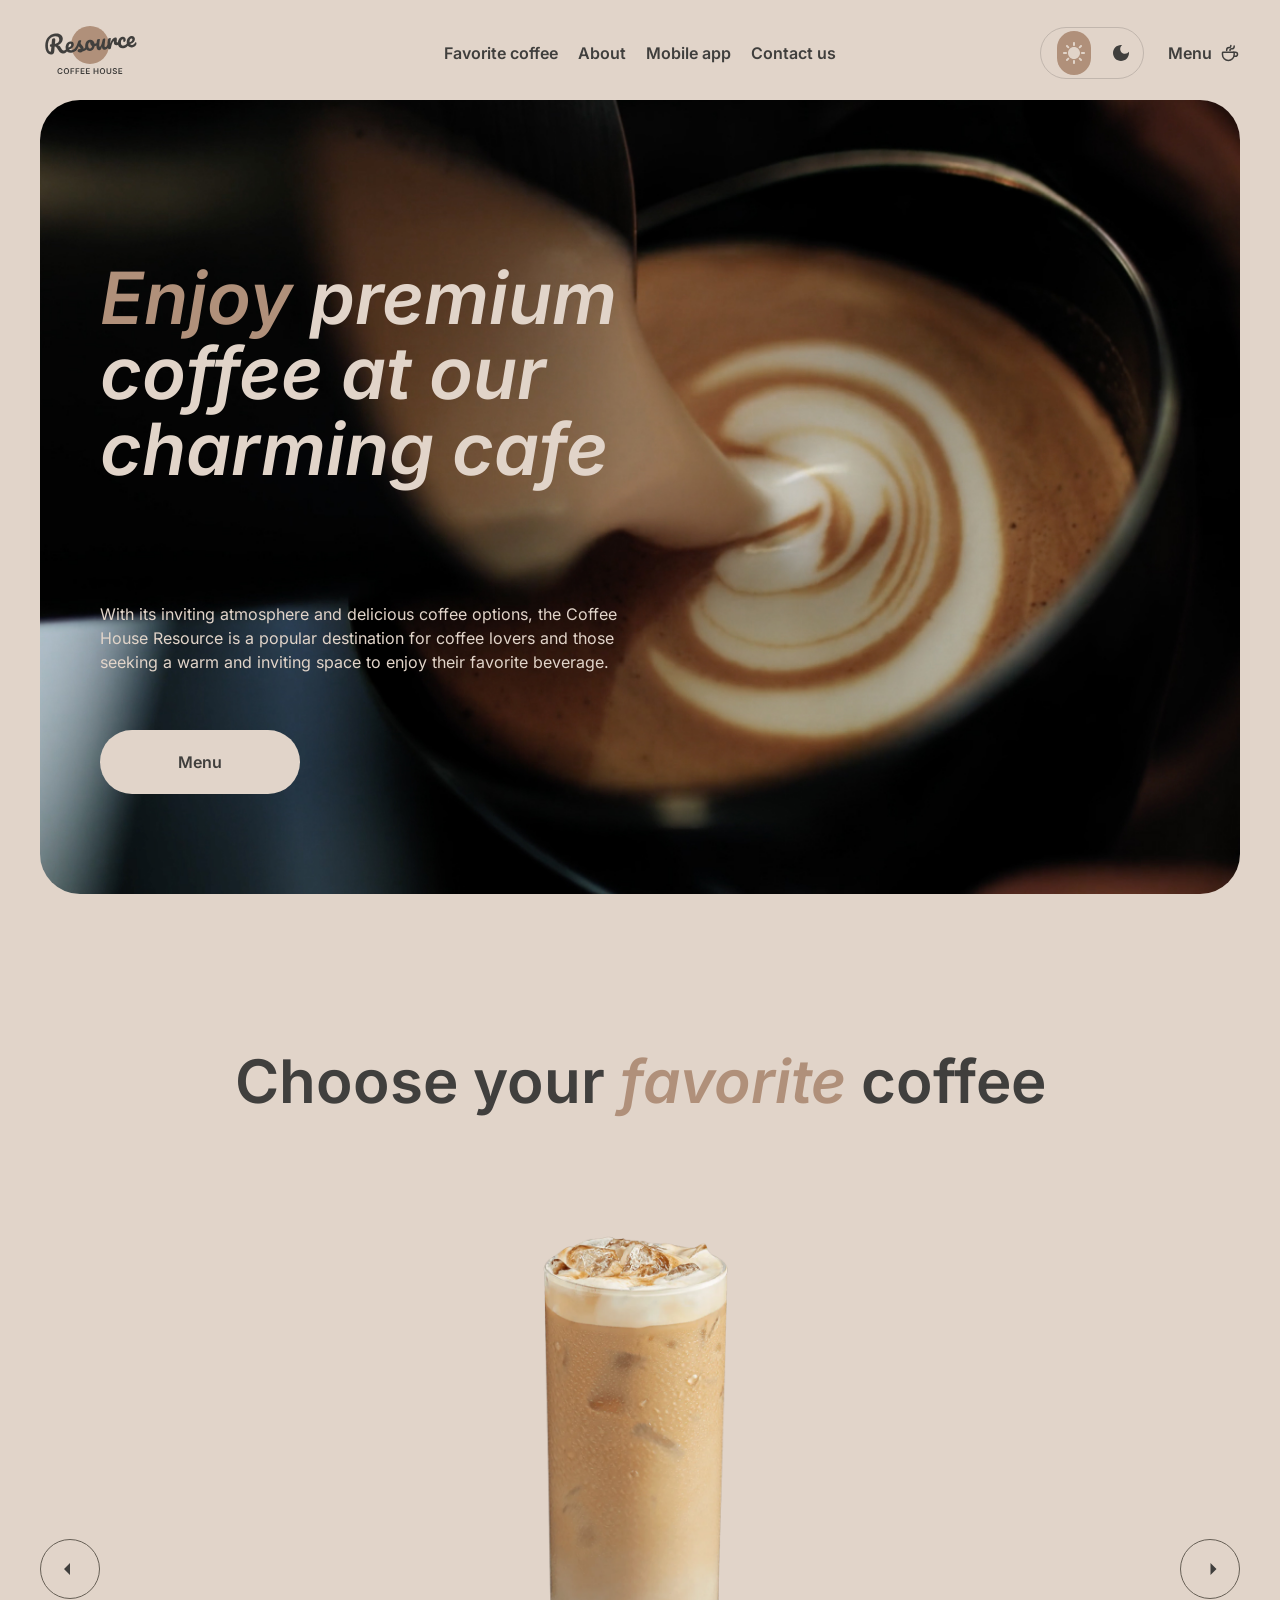
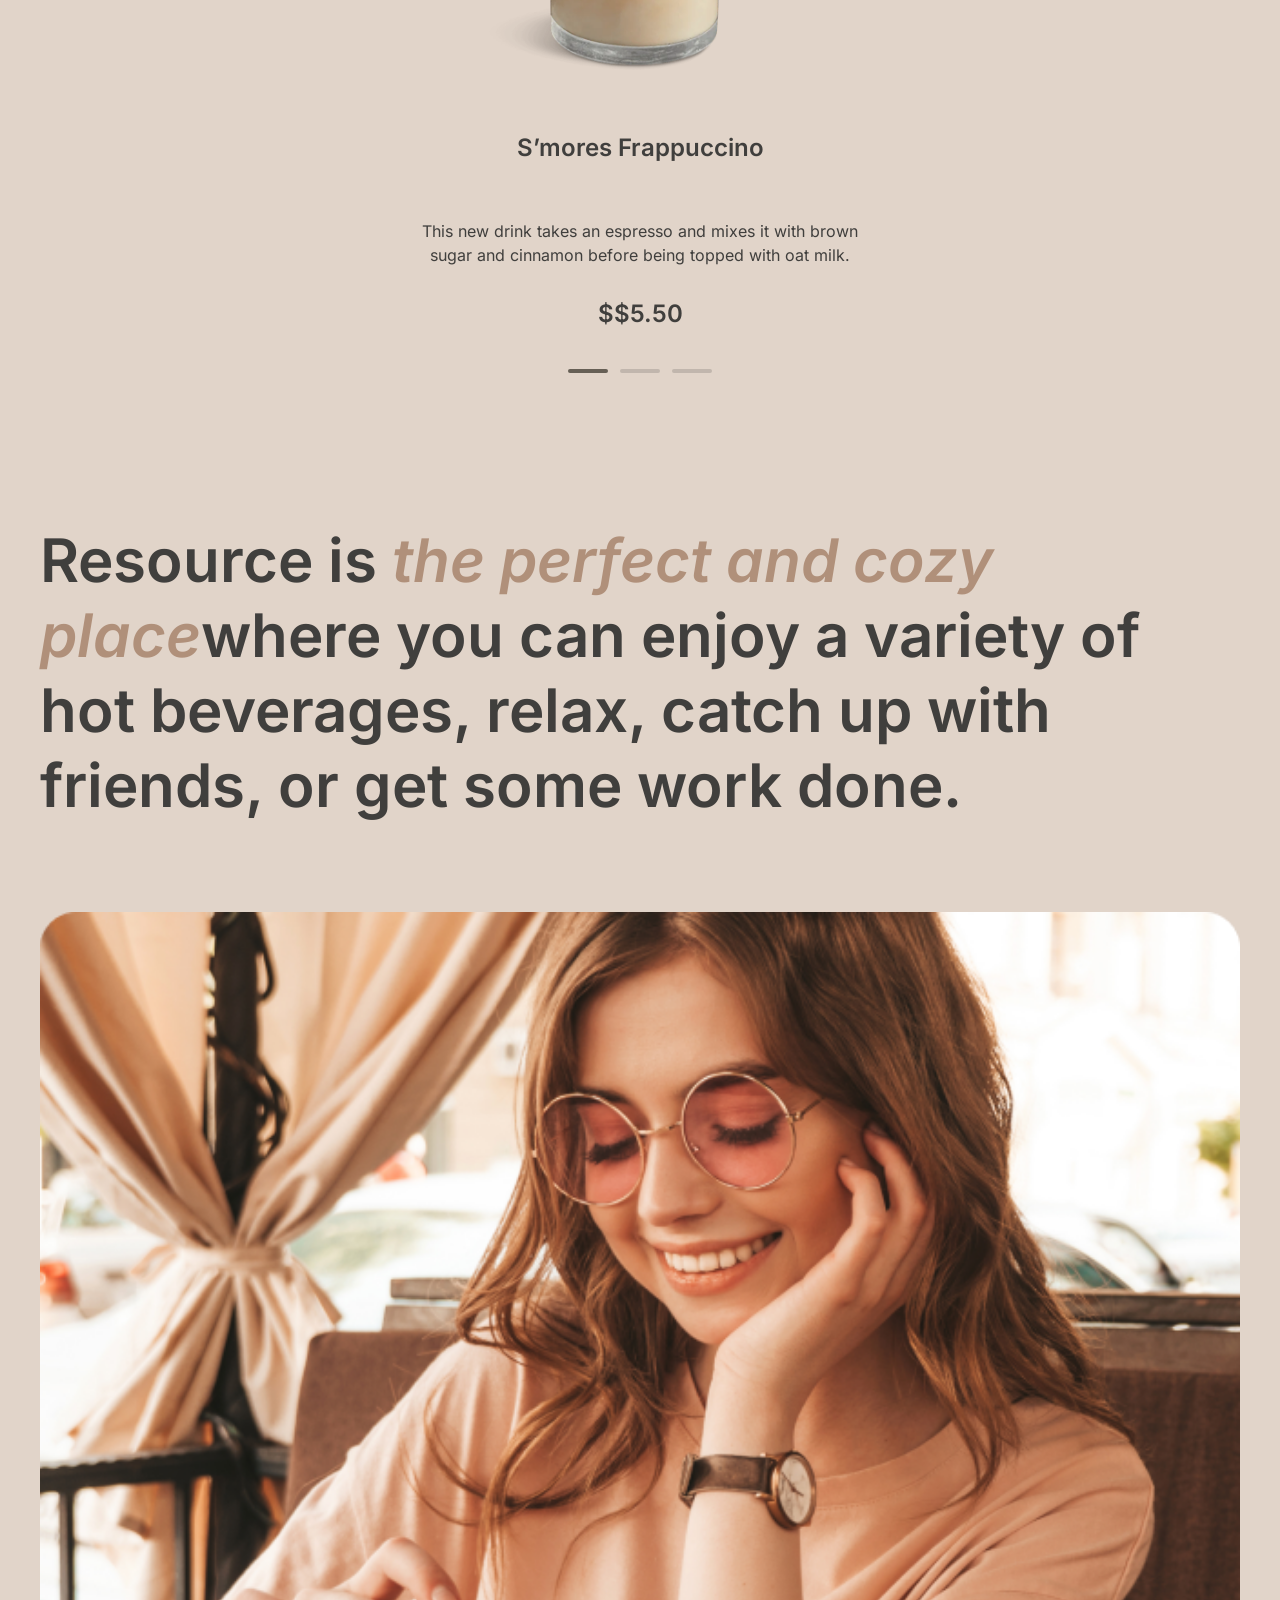
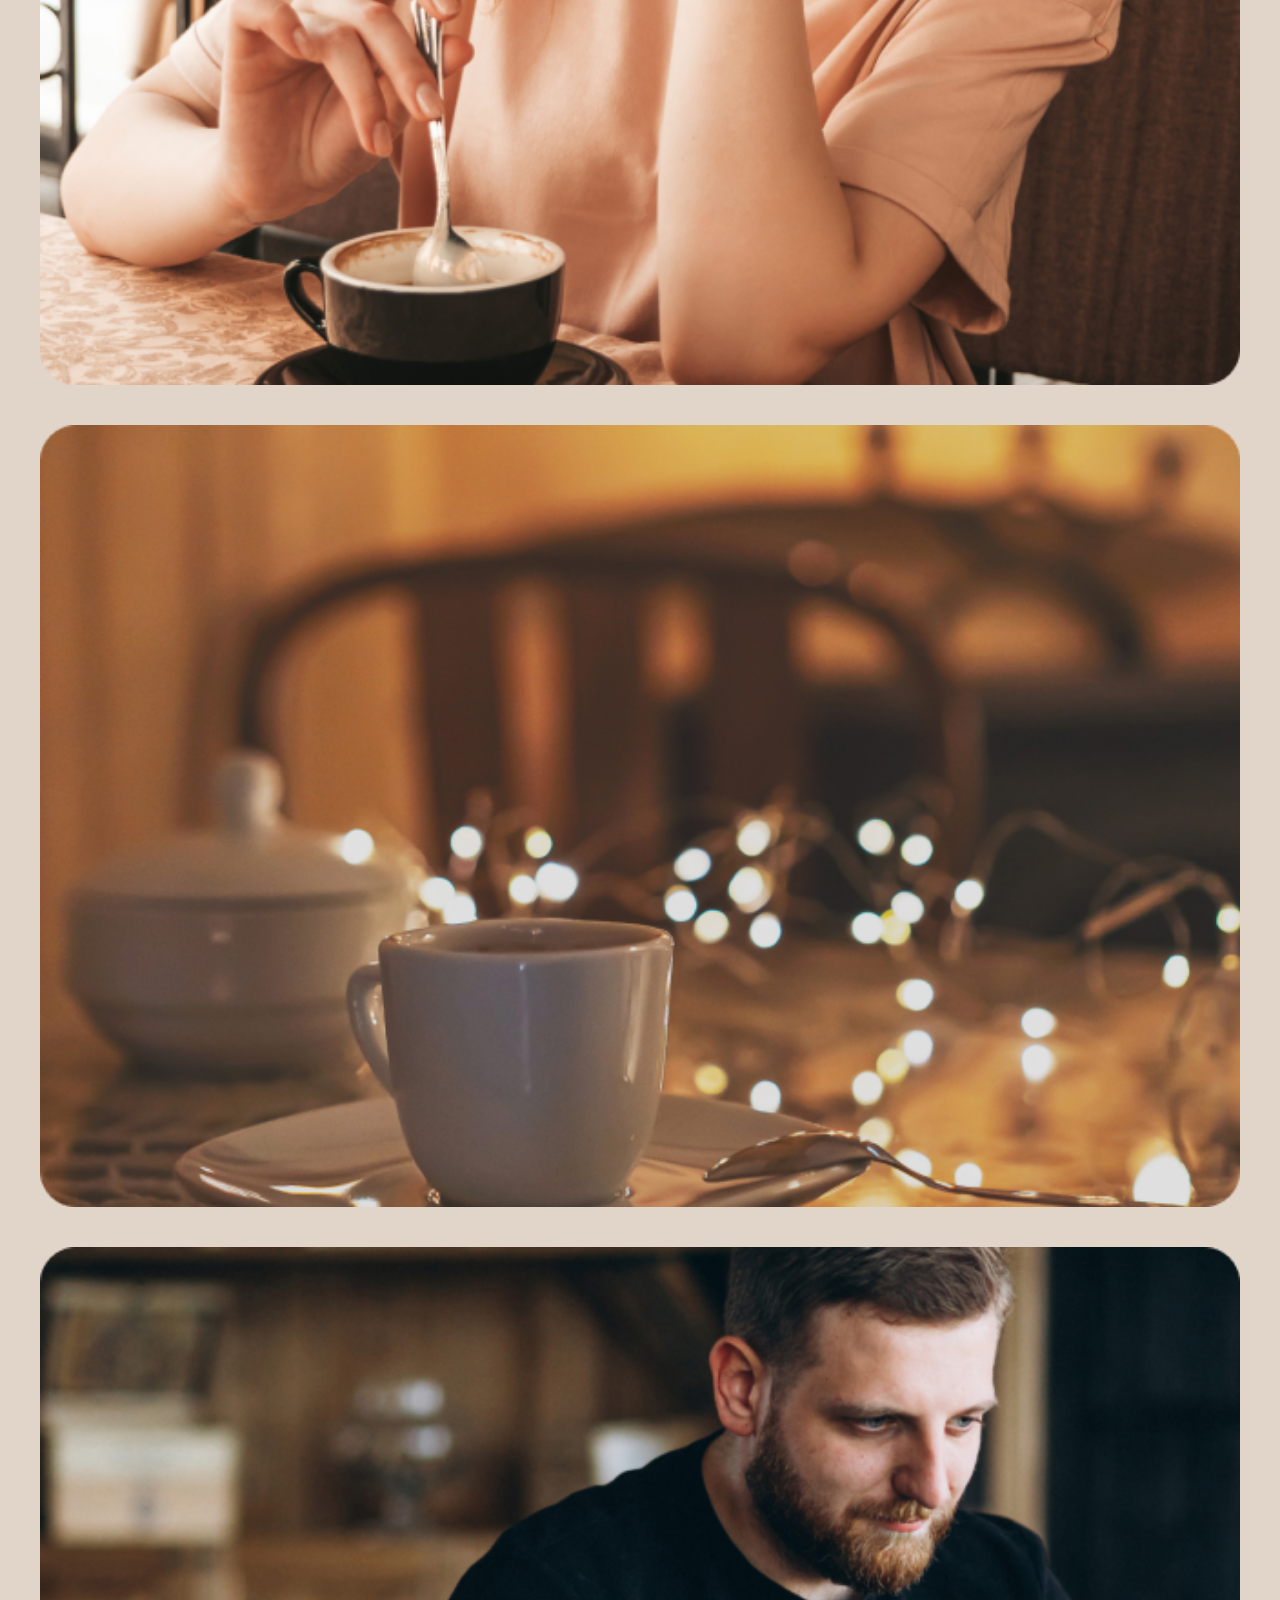
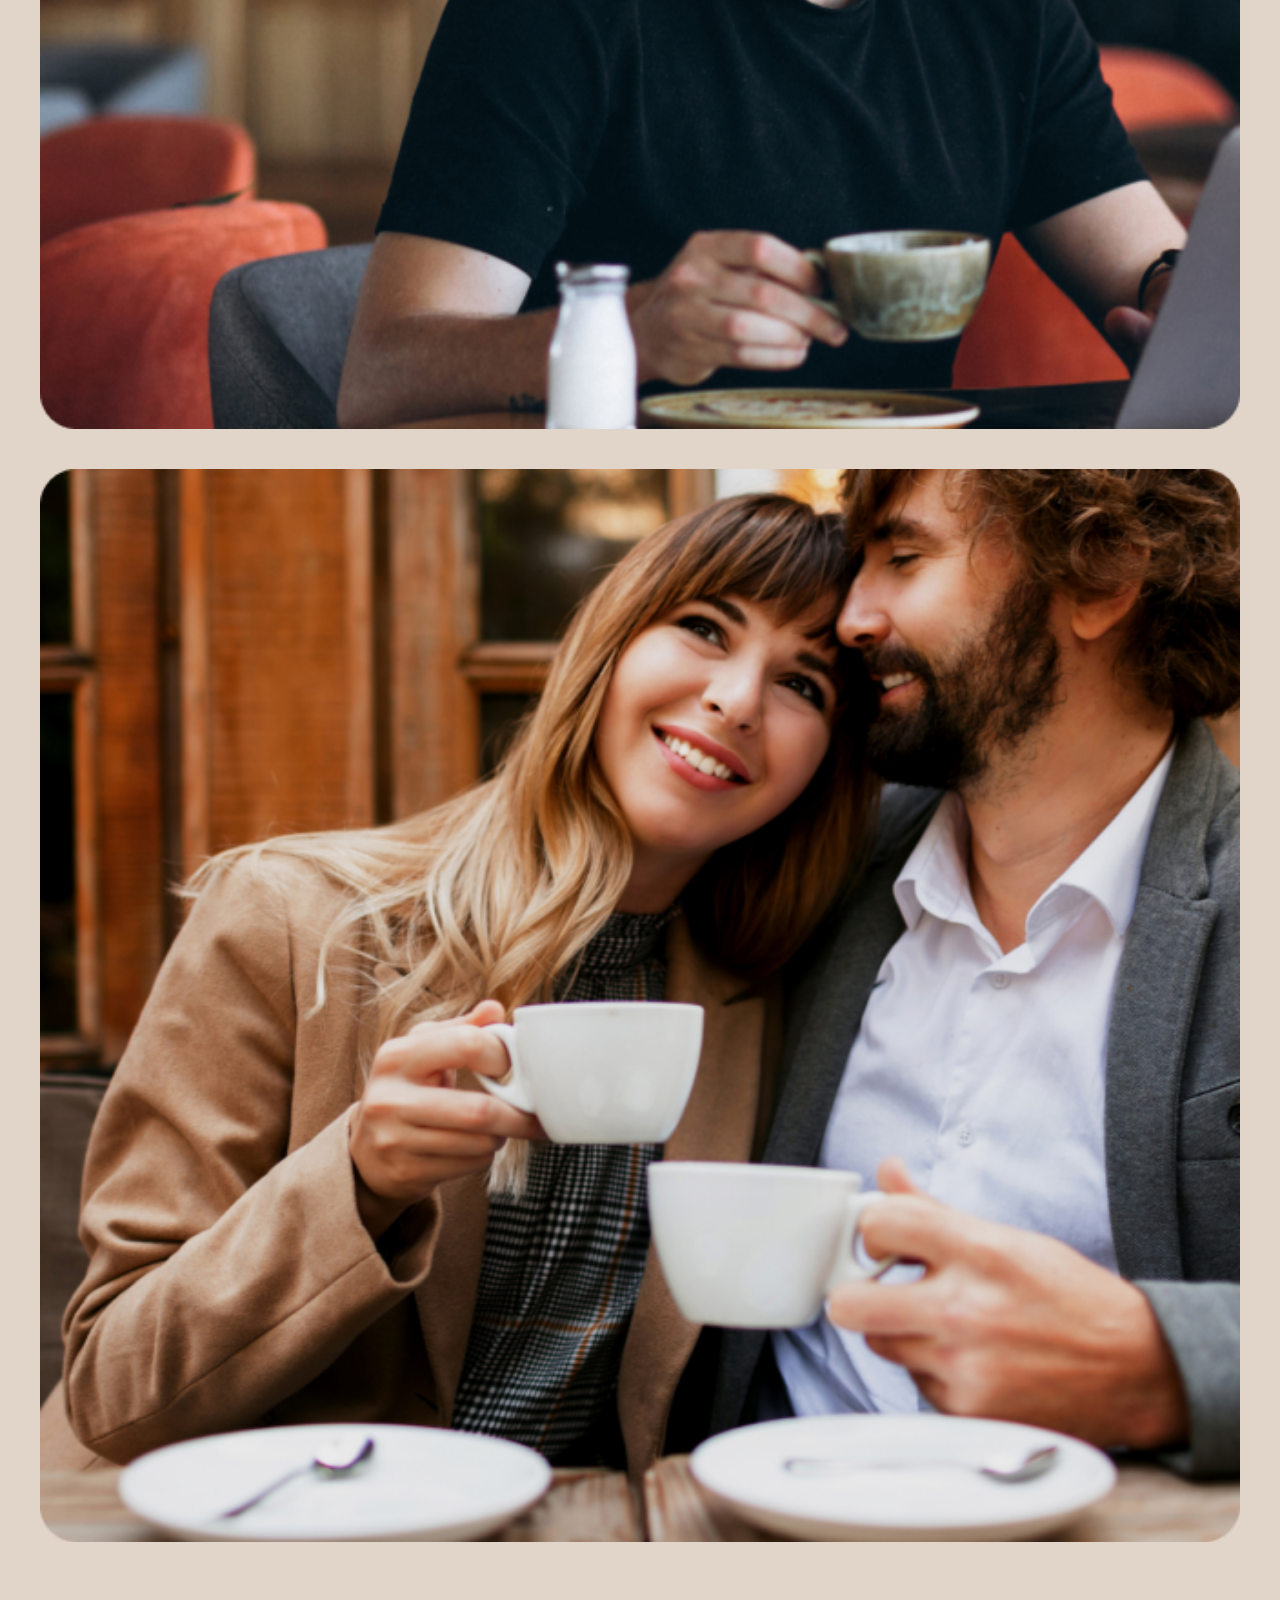
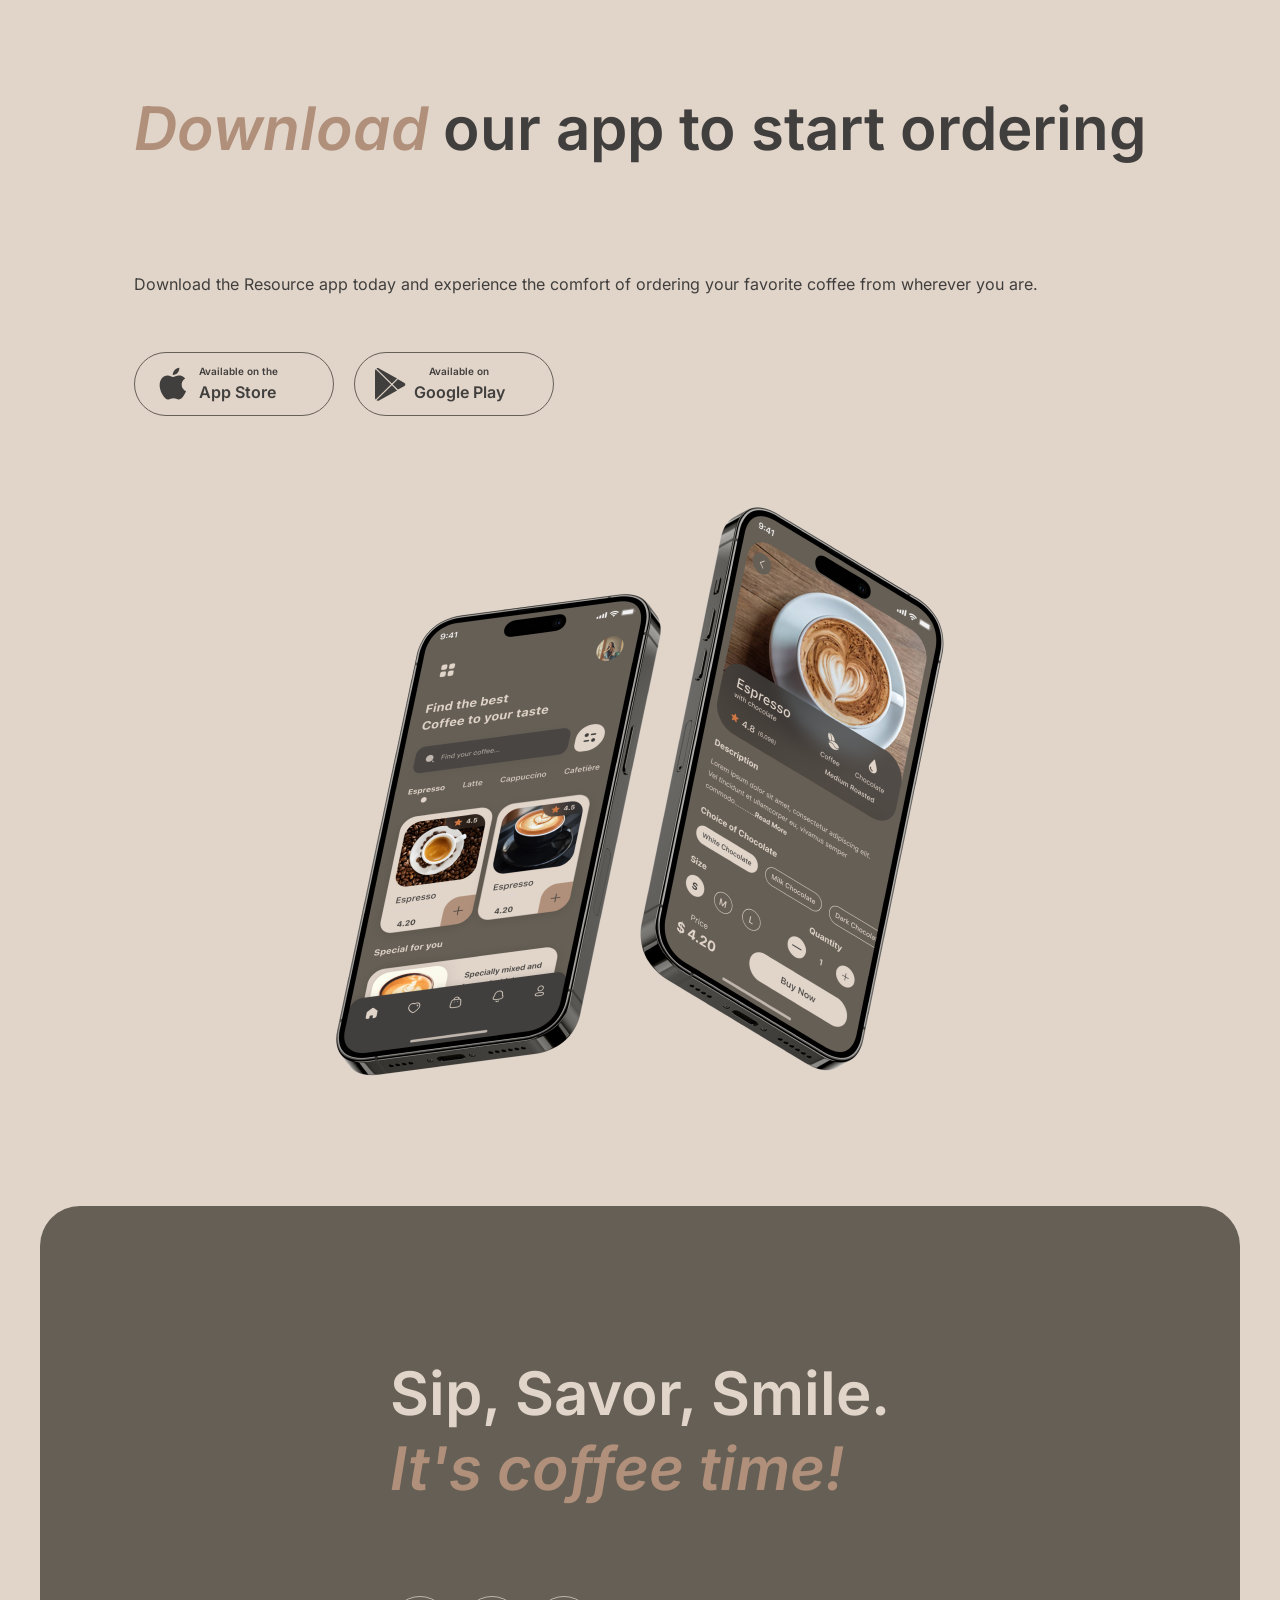
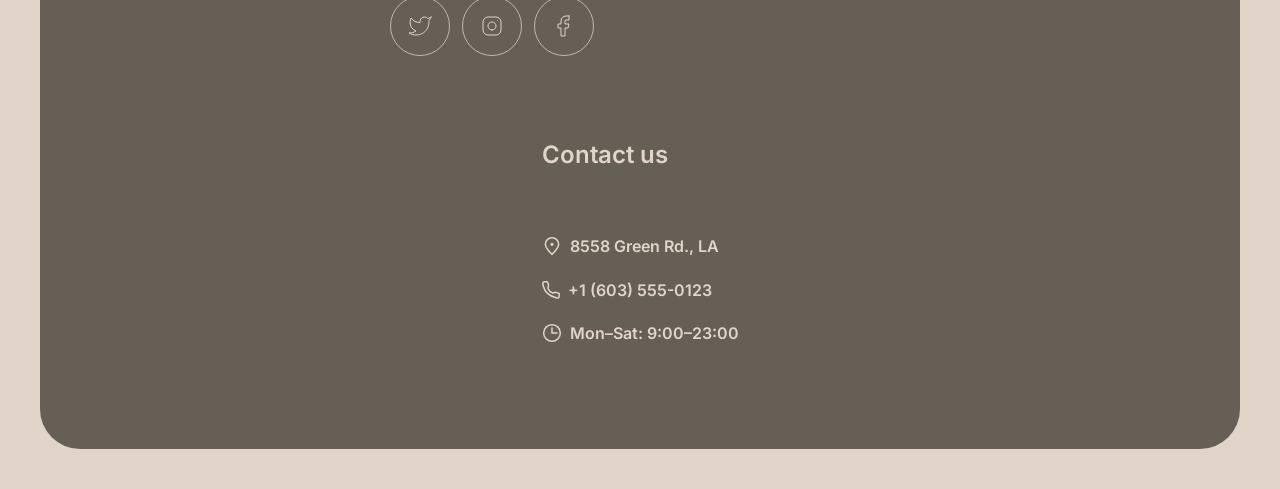
<file: index.html>
<!DOCTYPE html>
<html lang="en">

<head>
      <meta charset="UTF-8">
      <meta name="viewport"
            content="width=device-width, initial-scale=1.0">
      <title>Resource - Coffee House</title>
      <link rel="icon"
            href="./img/fav.svg">
      <link rel="stylesheet"
            href="./css/reset.css">
      <link rel="stylesheet"
            href="./css/style.css">
      <script>
            (function () {
                  var saved = localStorage.getItem('theme');
                  var theme = saved === 'dark' ? 'dark' : 'light';
                  document.documentElement.setAttribute('data-theme', theme);
                  document.documentElement.style.colorScheme = theme;
            })();
      </script>
</head>

<body>

      <header class="header">
            <div class="container">
                  <div class="header__inner">
                        <a href="./index.html"
                           class="header__logo">
                              <svg width="100"
                                   height="60"
                                   viewBox="0 0 100 60"
                                   fill="none"
                                   xmlns="http://www.w3.org/2000/svg">
                                    <path d="M69 25C69 35.4934 60.4934 44 50 44C39.5066 44 31 35.4934 31 25C31 14.5066 39.5066 6 50 6C60.4934 6 69 14.5066 69 25Z"
                                          fill="#B0907A" />
                                    <path d="M95.6784 22.2913C95.8856 22.2732 96.0534 22.3548 96.1817 22.5364C96.326 22.7165 96.4127 22.9739 96.442 23.3086C96.4922 23.8824 96.4 24.3884 96.1652 24.8265C95.7789 25.5509 95.2359 26.1365 94.5362 26.5832C93.8524 27.0285 93.0084 27.295 92.0042 27.3829C90.4741 27.5168 89.2469 27.1664 88.3226 26.3318C87.3969 25.4812 86.8658 24.2749 86.7291 22.7129C86.6329 21.6131 86.7748 20.5727 87.1547 19.5919C87.5333 18.5951 88.1046 17.7822 88.8687 17.1532C89.6487 16.5229 90.5568 16.1623 91.5928 16.0717C92.5173 15.9908 93.2829 16.2049 93.8895 16.714C94.4948 17.2071 94.8386 17.9239 94.9209 18.8643C95.0171 19.9641 94.7016 20.9473 93.9743 21.814C93.2617 22.6633 91.9772 23.4021 90.1208 24.0303C90.5675 24.73 91.2451 25.0401 92.1537 24.9606C92.8072 24.9035 93.3279 24.7053 93.7158 24.3662C94.1197 24.0257 94.5692 23.4725 95.0643 22.7064C95.2346 22.4506 95.4393 22.3122 95.6784 22.2913ZM91.3914 18.4503C90.8016 18.5019 90.3295 18.8885 89.9751 19.6102C89.6365 20.3304 89.5098 21.1767 89.5949 22.149L89.5991 22.1968C90.5199 21.8914 91.2318 21.4918 91.7347 20.9981C92.2376 20.5044 92.4632 19.9626 92.4117 19.3729C92.3852 19.0701 92.2766 18.8386 92.0859 18.6786C91.9098 18.5013 91.6783 18.4252 91.3914 18.4503Z"
                                          fill="currentColor" />
                                    <path d="M83.2976 28.1446C81.7356 28.2813 80.4779 27.9497 79.5245 27.1497C78.5857 26.3324 78.0529 25.1985 77.926 23.7481C77.813 22.457 77.969 21.303 78.394 20.2861C78.819 19.2692 79.4149 18.4622 80.1818 17.8651C80.9487 17.268 81.7784 16.9304 82.671 16.8523C83.5477 16.7756 84.2481 16.9793 84.7723 17.4635C85.311 17.9303 85.6159 18.5702 85.6871 19.383C85.7456 20.0525 85.6437 20.6316 85.3813 21.1203C85.1348 21.6076 84.7725 21.8722 84.2944 21.9141C83.9915 21.9406 83.7382 21.8904 83.5344 21.7637C83.3465 21.6356 83.2414 21.444 83.2191 21.189C83.2093 21.0774 83.2141 20.9485 83.2334 20.8023C83.2527 20.6561 83.2676 20.5504 83.278 20.4852C83.3367 20.2392 83.357 20.0125 83.3389 19.8053C83.3208 19.5981 83.2511 19.4436 83.1297 19.3418C83.0243 19.2386 82.876 19.1953 82.6847 19.2121C82.3181 19.2441 81.9901 19.4415 81.7006 19.8041C81.4097 20.1508 81.193 20.6114 81.0506 21.186C80.9081 21.7606 80.8661 22.3826 80.9247 23.0521C81.0865 24.901 81.9723 25.7551 83.5821 25.6142C84.2356 25.557 84.9181 25.2805 85.6296 24.7846C86.3556 24.2714 87.0469 23.5444 87.7034 22.6036C87.8752 22.3637 88.0806 22.2333 88.3197 22.2124C88.5269 22.1942 88.6946 22.2759 88.8229 22.4574C88.9672 22.6375 89.054 22.895 89.0832 23.2297C89.1362 23.8354 89.028 24.3427 88.7587 24.7518C88.0904 25.7418 87.2526 26.5378 86.2452 27.1399C85.2524 27.7247 84.2699 28.0596 83.2976 28.1446Z"
                                          fill="currentColor" />
                                    <path d="M69.548 29.3476C68.9423 29.4006 68.4841 29.1195 68.1733 28.5042C67.8784 27.8876 67.6696 26.8779 67.5469 25.4753C67.3656 23.4032 67.4882 21.4089 67.9148 19.4924C68.0179 19.0177 68.2197 18.6627 68.5203 18.4276C68.8355 18.1752 69.288 18.0232 69.8778 17.9716C70.1965 17.9437 70.4232 17.964 70.5577 18.0326C70.6921 18.1011 70.7692 18.2469 70.7887 18.4701C70.811 18.7251 70.7416 19.3094 70.5806 20.2229C70.477 20.8744 70.3983 21.4434 70.3445 21.93C70.2907 22.4165 70.2626 23.0132 70.2602 23.7201C70.6663 22.3033 71.1584 21.136 71.7366 20.2181C72.3148 19.3002 72.8987 18.6308 73.4883 18.2098C74.0938 17.7874 74.6595 17.5532 75.1855 17.5072C76.2215 17.4166 76.7849 17.8893 76.8755 18.9253C76.8936 19.1325 76.8658 19.6409 76.7921 20.4504C76.7204 21.0991 76.6915 21.5032 76.7054 21.6626C76.7542 22.2204 76.9779 22.4819 77.3764 22.4471C77.8227 22.408 78.3658 22.0072 79.0057 21.2445C79.1948 21.0191 79.4009 20.8967 79.6241 20.8772C79.8313 20.8591 79.9991 20.9408 80.1274 21.1223C80.2702 21.2864 80.3549 21.5199 80.3814 21.8228C80.433 22.4125 80.314 22.8887 80.0245 23.2513C79.6187 23.7526 79.1275 24.1971 78.5511 24.5848C77.9893 24.9552 77.3736 25.1697 76.7042 25.2282C75.8594 25.3021 75.1951 25.1434 74.7111 24.7521C74.2431 24.3594 73.977 23.7965 73.9129 23.0633C73.892 22.8242 73.895 22.583 73.9219 22.3397C73.9258 22.0182 73.923 21.8016 73.9132 21.69C73.8909 21.435 73.7921 21.3151 73.6167 21.3305C73.3777 21.3514 73.0826 21.6503 72.7315 22.2271C72.395 22.7865 72.0738 23.5213 71.768 24.4314C71.4621 25.3415 71.2322 26.2932 71.0782 27.2864C70.9684 28.0509 70.8058 28.5791 70.5904 28.8709C70.3896 29.1455 70.0421 29.3044 69.548 29.3476Z"
                                          fill="currentColor" />
                                    <path d="M59.2452 30.2488C58.5279 30.3116 57.9096 30.0364 57.3902 29.4233C56.8853 28.7929 56.5897 27.9836 56.5032 26.9954C56.3986 25.8 56.3828 24.7012 56.4557 23.699C56.5273 22.6809 56.6975 21.5979 56.9665 20.4501C57.0841 19.958 57.2772 19.5958 57.546 19.3635C57.8148 19.1312 58.26 18.9878 58.8816 18.9334C59.2323 18.9028 59.4762 18.9376 59.6135 19.038C59.7667 19.1371 59.8531 19.2981 59.8726 19.5213C59.8838 19.6488 59.8337 20.0868 59.7226 20.8354C59.6148 21.4391 59.534 21.9842 59.4802 22.4707C59.3078 24.1722 59.246 25.3019 59.2948 25.8598C59.3241 26.1945 59.3849 26.4301 59.4771 26.5666C59.568 26.6871 59.7011 26.7397 59.8764 26.7244C60.1155 26.7035 60.3895 26.4386 60.6983 25.9297C61.023 25.4195 61.3421 24.6608 61.6555 23.6536C61.9849 22.6451 62.2788 21.4148 62.5372 19.9627C62.6229 19.4734 62.7842 19.114 63.0211 18.8845C63.2739 18.6535 63.6633 18.5151 64.1893 18.4691C64.5559 18.437 64.8151 18.4625 64.967 18.5456C65.1174 18.6127 65.203 18.7658 65.224 19.0049C65.2588 19.4034 65.1551 20.5127 64.9128 22.3327C64.645 24.412 64.532 25.6907 64.5739 26.1688C64.6004 26.4717 64.685 26.7052 64.8279 26.8694C64.9693 27.0176 65.1437 27.0827 65.3509 27.0645C65.6697 27.0366 66.0275 26.8126 66.4244 26.3924C66.8358 25.9549 67.3698 25.2657 68.0263 24.3249C68.198 24.0851 68.4035 23.9547 68.6425 23.9337C68.8498 23.9156 69.0175 23.9973 69.1458 24.1788C69.2901 24.3589 69.3768 24.6163 69.4061 24.9511C69.4619 25.5886 69.3537 26.096 69.0815 26.4731C68.4701 27.3779 67.7896 28.1361 67.04 28.7477C66.3064 29.358 65.4375 29.707 64.4334 29.7949C63.6683 29.8618 63.0766 29.6165 62.6585 29.0588C62.2562 28.4997 62.0084 27.6862 61.9149 26.6183C61.7388 27.7259 61.4055 28.5982 60.9152 29.2354C60.4235 29.8566 59.8668 30.1944 59.2452 30.2488Z"
                                          fill="currentColor" />
                                    <path d="M57.5606 22.8796C57.7678 22.8614 57.9362 22.9511 58.0659 23.1485C58.1956 23.346 58.2744 23.6041 58.3023 23.9229C58.3692 24.688 58.1779 25.1625 57.7282 25.3463C56.8011 25.7647 55.7659 26.048 54.6225 26.1963C54.4367 27.5616 53.9332 28.6898 53.1117 29.5808C52.2888 30.4559 51.3115 30.9429 50.1799 31.0419C49.2235 31.1256 48.3824 30.9663 47.6566 30.564C46.9467 30.1603 46.383 29.5913 45.9654 28.8569C45.5478 28.1225 45.3 27.309 45.2219 26.4164C45.1159 25.205 45.2529 24.1089 45.6328 23.1281C46.0114 22.1313 46.5841 21.3343 47.351 20.7372C48.1165 20.1242 48.9933 19.7744 49.9816 19.688C51.1929 19.582 52.2022 19.9193 53.0093 20.6999C53.8309 21.4632 54.3592 22.453 54.5941 23.6691C55.339 23.5558 56.2177 23.3183 57.23 22.9567C57.3547 22.9136 57.4649 22.8879 57.5606 22.8796ZM50.1494 28.4908C50.6595 28.4462 51.0797 28.2007 51.41 27.7542C51.7563 27.3063 51.959 26.6863 52.0182 25.8941C51.4948 25.6026 51.0739 25.1977 50.7555 24.6795C50.4531 24.1599 50.2754 23.5972 50.2224 22.9916C50.2001 22.7365 50.2017 22.4794 50.2272 22.2202L50.1076 22.2307C49.4701 22.2864 48.9633 22.644 48.5873 23.3032C48.2259 23.9452 48.094 24.824 48.1916 25.9398C48.2683 26.8164 48.4942 27.4712 48.8694 27.9042C49.2605 28.3357 49.6872 28.5313 50.1494 28.4908Z"
                                          fill="currentColor" />
                                    <path d="M40.3093 32.4354C39.4805 32.508 38.8262 32.3725 38.3464 32.029C37.8826 31.6841 37.6298 31.2726 37.5879 30.7944C37.5517 30.38 37.6717 30.0081 37.9481 29.6787C38.2244 29.3494 38.6575 29.1589 39.2472 29.1073C39.4544 29.0892 39.6956 29.0922 39.9708 29.1163C40.2604 29.1231 40.4777 29.1282 40.6226 29.1316C40.5704 28.7185 40.4406 28.3364 40.2332 27.9851C40.0417 27.6325 39.8038 27.3 39.5195 26.9876C39.2338 26.6592 38.9682 26.3773 38.7228 26.1418C38.3109 27.1254 37.8851 27.9497 37.4454 28.6145C37.0216 29.278 36.5472 29.9137 36.0222 30.5218C35.7604 30.8338 35.4701 31.0038 35.1513 31.0316C34.8963 31.054 34.6814 30.9844 34.5067 30.823C34.3306 30.6457 34.2307 30.4216 34.207 30.1506C34.1791 29.8318 34.2648 29.5272 34.4643 29.2367L34.7416 28.827C35.5235 27.6664 36.1068 26.7159 36.4918 25.9756C36.7223 25.4896 36.9874 24.8481 37.2871 24.0509C37.5853 23.2379 37.8735 22.4016 38.1517 21.542C38.3932 20.8142 38.9921 20.4085 39.9484 20.3248C40.3947 20.2858 40.709 20.2984 40.8913 20.3628C41.0736 20.4271 41.1725 20.547 41.1878 20.7223C41.1962 20.8179 41.1775 20.9722 41.1319 21.1849C41.0863 21.3977 41.0167 21.6126 40.9233 21.8296C40.6866 22.4285 40.5857 22.9272 40.6205 23.3257C40.6415 23.5647 40.7442 23.8208 40.9286 24.0937C41.1291 24.3653 41.4235 24.7009 41.8118 25.1006C42.3804 25.7254 42.8131 26.2657 43.11 26.7216C43.4214 27.1601 43.6015 27.6583 43.6503 28.2162C43.6642 28.3756 43.6678 28.6001 43.6611 28.8898C44.4156 28.5187 45.2617 27.6335 46.1993 26.2345C46.371 25.9946 46.5765 25.8642 46.8155 25.8433C47.0227 25.8252 47.1905 25.9069 47.3188 26.0884C47.4631 26.2685 47.5498 26.5259 47.5791 26.8606C47.6321 27.4663 47.5239 27.9737 47.2545 28.3827C46.544 29.4407 45.8382 30.185 45.1371 30.6158C44.4505 31.0292 43.5747 31.2985 42.5095 31.4238C41.9194 32.0215 41.186 32.3587 40.3093 32.4354Z"
                                          fill="currentColor" />
                                    <path d="M36.6171 26.7357C36.8243 26.7175 36.9921 26.7992 37.1204 26.9807C37.2646 27.1608 37.3514 27.4183 37.3807 27.753C37.4365 28.3905 37.3283 28.8979 37.0561 29.2751C36.5291 30.0439 35.7502 30.7786 34.7193 31.4791C33.7044 32.1782 32.5833 32.5815 31.3559 32.6888C29.6823 32.8353 28.3436 32.4947 27.3396 31.667C26.3356 30.8394 25.7646 29.6365 25.6266 28.0586C25.5304 26.9588 25.6722 25.9185 26.0522 24.9376C26.4308 23.9408 27.0021 23.1279 27.7662 22.4989C28.5462 21.8686 29.4542 21.508 30.4903 21.4174C31.4147 21.3365 32.1803 21.5506 32.787 22.0597C33.3923 22.5528 33.7361 23.2696 33.8183 24.21C33.9145 25.3098 33.599 26.293 32.8718 27.1597C32.1591 28.009 30.8826 28.7471 29.0422 29.3739C29.5048 30.0722 30.294 30.3726 31.4098 30.275C32.127 30.2122 32.9183 29.894 33.7836 29.3204C34.6634 28.7295 35.4025 27.9983 36.0009 27.1269C36.1726 26.887 36.378 26.7566 36.6171 26.7357ZM30.2888 23.796C29.6991 23.8476 29.227 24.2342 28.8725 24.9559C28.534 25.6761 28.4073 26.5224 28.4923 27.4947L28.4965 27.5425C29.4174 27.2371 30.1293 26.8375 30.6322 26.3438C31.1351 25.8501 31.3607 25.3083 31.3091 24.7186C31.2826 24.4158 31.174 24.1843 30.9834 24.0243C30.8072 23.847 30.5757 23.7709 30.2888 23.796Z"
                                          fill="currentColor" />
                                    <path d="M27.6906 27.5167C27.8978 27.4986 28.0656 27.5803 28.1939 27.7618C28.3382 27.9419 28.4249 28.1993 28.4542 28.5341C28.5086 29.1557 28.4004 29.6631 28.1296 30.0561C27.4454 31.0476 26.7351 31.8324 25.9987 32.4108C25.261 32.9733 24.3581 33.3012 23.2902 33.3946C22.2541 33.4853 21.3451 33.2837 20.5631 32.79C19.797 32.2949 19.028 31.3985 18.256 30.1009C17.6351 29.063 17.151 28.3023 16.8035 27.8188C16.4547 27.3193 16.119 26.9712 15.7967 26.7745C15.4903 26.5765 15.1198 26.4724 14.6852 26.4622C14.6508 26.8025 14.5595 27.8705 14.4114 29.6663C14.3537 30.4744 14.3165 30.9675 14.3 31.1456C14.2256 32.1319 13.9724 32.9089 13.5402 33.4767C13.1067 34.0286 12.4038 34.3471 11.4315 34.4321C10.3636 34.5256 9.38799 34.2977 8.50477 33.7486C7.63609 33.1822 6.9298 32.3606 6.38589 31.2839C5.84059 30.1913 5.50518 28.9277 5.37968 27.4932C5.1454 24.8154 5.40544 22.4638 6.15978 20.4383C6.93006 18.4115 8.10738 16.8148 9.69174 15.6483C11.2906 14.4644 13.1899 13.7763 15.3895 13.5838C16.9196 13.45 18.223 13.5688 19.2994 13.9404C20.3759 14.312 21.1968 14.8826 21.762 15.6523C22.3432 16.4206 22.6784 17.3148 22.7676 18.3349C22.8457 19.2275 22.7073 20.1229 22.3522 21.0213C22.0117 21.9023 21.4476 22.7066 20.66 23.434C19.8724 24.1614 18.8869 24.7375 17.7034 25.1622C18.4866 25.3025 19.1057 25.5856 19.5605 26.0116C20.0154 26.4376 20.4891 27.0787 20.9816 27.9351C21.5115 28.8524 22.0112 29.5153 22.4806 29.924C22.966 30.3312 23.4955 30.5098 24.0693 30.4596C24.5794 30.4149 25.0509 30.205 25.4838 29.8299C25.9154 29.4388 26.4456 28.7981 27.0744 27.9079C27.2461 27.6681 27.4515 27.5377 27.6906 27.5167ZM11.3837 26.727C10.8418 26.7744 10.4561 26.6797 10.2266 26.4428C10.013 26.2045 9.89225 25.9259 9.86436 25.6071C9.8309 25.2246 9.92394 24.9113 10.1435 24.6672C10.379 24.4218 10.6562 24.2851 10.9749 24.2572L11.5727 24.2049C11.691 22.6206 11.8123 21.2528 11.9364 20.1016C12.053 19.0474 12.6771 18.4708 13.8088 18.3718C14.7173 18.2923 15.2071 18.659 15.2782 19.4719C15.2936 19.6473 15.2975 19.7835 15.2899 19.8805L14.9199 23.9121C15.7764 23.789 16.5393 23.5134 17.2085 23.0855C17.8937 22.6561 18.4149 22.0966 18.7722 21.4068C19.1454 20.7156 19.2957 19.9556 19.2232 19.1268C19.1353 18.1226 18.7236 17.3636 17.988 16.8498C17.2524 16.3359 16.2232 16.1369 14.9002 16.2526C13.3382 16.3893 12.0016 16.8997 10.8904 17.7839C9.79381 18.6508 8.98568 19.8779 8.46605 21.4653C7.94503 23.0366 7.78003 24.9142 7.97108 27.0978C8.06033 28.1179 8.24063 28.9855 8.51198 29.7006C8.78334 30.4157 9.08648 30.9432 9.42139 31.2834C9.75631 31.6235 10.0592 31.7817 10.3302 31.7579C10.5374 31.7398 10.6957 31.6216 10.8051 31.4032C10.9304 31.1834 11.0127 30.839 11.052 30.3698L11.3837 26.727Z"
                                          fill="currentColor" />
                                    <path d="M78.4033 54.0001V48.1819H82.1874V49.0654H79.4573V50.645H81.9914V51.5285H79.4573V53.1165H82.2101V54.0001H78.4033Z"
                                          fill="currentColor" />
                                    <path d="M75.9698 49.7813C75.9433 49.5332 75.8316 49.34 75.6346 49.2017C75.4395 49.0635 75.1857 48.9943 74.8732 48.9943C74.6535 48.9943 74.4651 49.0275 74.3079 49.0938C74.1507 49.1601 74.0304 49.25 73.9471 49.3637C73.8638 49.4773 73.8211 49.607 73.8192 49.7529C73.8192 49.8741 73.8467 49.9792 73.9016 50.0682C73.9585 50.1572 74.0352 50.233 74.1317 50.2955C74.2283 50.3561 74.3353 50.4072 74.4528 50.4489C74.5702 50.4906 74.6886 50.5256 74.8079 50.554L75.3533 50.6904C75.573 50.7415 75.7842 50.8106 75.9869 50.8977C76.1914 50.9849 76.3742 51.0947 76.5352 51.2273C76.698 51.3599 76.8268 51.5199 76.9215 51.7074C77.0162 51.8949 77.0636 52.1146 77.0636 52.3665C77.0636 52.7074 76.9764 53.0076 76.8022 53.2671C76.628 53.5246 76.3761 53.7263 76.0465 53.8722C75.7189 54.0161 75.3221 54.0881 74.8562 54.0881C74.4035 54.0881 74.0105 54.018 73.6772 53.8779C73.3458 53.7377 73.0863 53.5332 72.8988 53.2642C72.7132 52.9953 72.6128 52.6676 72.5977 52.2813H73.6346C73.6497 52.4839 73.7122 52.6525 73.8221 52.787C73.9319 52.9214 74.0749 53.0218 74.2511 53.0881C74.4291 53.1544 74.628 53.1875 74.8477 53.1875C75.0768 53.1875 75.2776 53.1534 75.4499 53.0852C75.6242 53.0152 75.7605 52.9186 75.859 52.7955C75.9575 52.6705 76.0077 52.5246 76.0096 52.358C76.0077 52.2065 75.9632 52.0815 75.8761 51.983C75.7889 51.8826 75.6668 51.7993 75.5096 51.733C75.3543 51.6648 75.1725 51.6042 74.9641 51.5512L74.3022 51.3807C73.823 51.2576 73.4442 51.071 73.1658 50.821C72.8893 50.5692 72.7511 50.2349 72.7511 49.8182C72.7511 49.4754 72.8439 49.1752 73.0295 48.9176C73.217 48.6601 73.4717 48.4602 73.7937 48.3182C74.1156 48.1743 74.4802 48.1023 74.8874 48.1023C75.3003 48.1023 75.6621 48.1743 75.9727 48.3182C76.2852 48.4602 76.5304 48.6582 76.7085 48.912C76.8865 49.1638 76.9783 49.4536 76.984 49.7813H75.9698Z"
                                          fill="currentColor" />
                                    <path d="M70.2086 48.1819H71.2626V51.983C71.2626 52.3997 71.1641 52.7662 70.9672 53.0825C70.7721 53.3987 70.4975 53.6459 70.1433 53.8239C69.7891 54.0001 69.3753 54.0881 68.9018 54.0881C68.4264 54.0881 68.0117 54.0001 67.6575 53.8239C67.3033 53.6459 67.0287 53.3987 66.8336 53.0825C66.6386 52.7662 66.541 52.3997 66.541 51.983V48.1819H67.595V51.895C67.595 52.1374 67.648 52.3533 67.7541 52.5427C67.862 52.7321 68.0136 52.8807 68.2086 52.9887C68.4037 53.0948 68.6348 53.1478 68.9018 53.1478C69.1689 53.1478 69.3999 53.0948 69.595 52.9887C69.792 52.8807 69.9435 52.7321 70.0495 52.5427C70.1556 52.3533 70.2086 52.1374 70.2086 51.895V48.1819Z"
                                          fill="currentColor" />
                                    <path d="M65.1444 51.0909C65.1444 51.7178 65.027 52.2548 64.7922 52.7017C64.5592 53.1468 64.241 53.4877 63.8376 53.7245C63.4361 53.9612 62.9806 54.0796 62.4711 54.0796C61.9617 54.0796 61.5052 53.9612 61.1018 53.7245C60.7003 53.4858 60.3821 53.144 60.1473 52.6989C59.9143 52.2519 59.7979 51.7159 59.7979 51.0909C59.7979 50.464 59.9143 49.9281 60.1473 49.483C60.3821 49.036 60.7003 48.6942 61.1018 48.4574C61.5052 48.2207 61.9617 48.1023 62.4711 48.1023C62.9806 48.1023 63.4361 48.2207 63.8376 48.4574C64.241 48.6942 64.5592 49.036 64.7922 49.483C65.027 49.9281 65.1444 50.464 65.1444 51.0909ZM64.0848 51.0909C64.0848 50.6496 64.0157 50.2775 63.8774 49.9745C63.741 49.6695 63.5516 49.4394 63.3092 49.2841C63.0668 49.1269 62.7874 49.0483 62.4711 49.0483C62.1549 49.0483 61.8755 49.1269 61.6331 49.2841C61.3907 49.4394 61.2003 49.6695 61.0621 49.9745C60.9257 50.2775 60.8575 50.6496 60.8575 51.0909C60.8575 51.5322 60.9257 51.9053 61.0621 52.2102C61.2003 52.5133 61.3907 52.7434 61.6331 52.9006C61.8755 53.0559 62.1549 53.1335 62.4711 53.1335C62.7874 53.1335 63.0668 53.0559 63.3092 52.9006C63.5516 52.7434 63.741 52.5133 63.8774 52.2102C64.0157 51.9053 64.0848 51.5322 64.0848 51.0909Z"
                                          fill="currentColor" />
                                    <path d="M53.5918 54.0001V48.1819H54.6458V50.645H57.3418V48.1819H58.3986V54.0001H57.3418V51.5285H54.6458V54.0001H53.5918Z"
                                          fill="currentColor" />
                                    <path d="M45.9482 54.0001V48.1819H49.7323V49.0654H47.0022V50.645H49.5363V51.5285H47.0022V53.1165H49.7551V54.0001H45.9482Z"
                                          fill="currentColor" />
                                    <path d="M40.6895 54.0001V48.1819H44.4735V49.0654H41.7434V50.645H44.2775V51.5285H41.7434V53.1165H44.4963V54.0001H40.6895Z"
                                          fill="currentColor" />
                                    <path d="M35.6016 54.0001V48.1819H39.3288V49.0654H36.6555V50.645H39.0732V51.5285H36.6555V54.0001H35.6016Z"
                                          fill="currentColor" />
                                    <path d="M30.5137 54.0001V48.1819H34.2409V49.0654H31.5676V50.645H33.9853V51.5285H31.5676V54.0001H30.5137Z"
                                          fill="currentColor" />
                                    <path d="M29.1181 51.0909C29.1181 51.7178 29.0007 52.2548 28.7658 52.7017C28.5328 53.1468 28.2147 53.4877 27.8113 53.7245C27.4097 53.9612 26.9542 54.0796 26.4448 54.0796C25.9353 54.0796 25.4789 53.9612 25.0755 53.7245C24.6739 53.4858 24.3558 53.144 24.1209 52.6989C23.888 52.2519 23.7715 51.7159 23.7715 51.0909C23.7715 50.464 23.888 49.9281 24.1209 49.483C24.3558 49.036 24.6739 48.6942 25.0755 48.4574C25.4789 48.2207 25.9353 48.1023 26.4448 48.1023C26.9542 48.1023 27.4097 48.2207 27.8113 48.4574C28.2147 48.6942 28.5328 49.036 28.7658 49.483C29.0007 49.9281 29.1181 50.464 29.1181 51.0909ZM28.0584 51.0909C28.0584 50.6496 27.9893 50.2775 27.851 49.9745C27.7147 49.6695 27.5253 49.4394 27.2828 49.2841C27.0404 49.1269 26.7611 49.0483 26.4448 49.0483C26.1285 49.0483 25.8491 49.1269 25.6067 49.2841C25.3643 49.4394 25.1739 49.6695 25.0357 49.9745C24.8993 50.2775 24.8311 50.6496 24.8311 51.0909C24.8311 51.5322 24.8993 51.9053 25.0357 52.2102C25.1739 52.5133 25.3643 52.7434 25.6067 52.9006C25.8491 53.0559 26.1285 53.1335 26.4448 53.1335C26.7611 53.1335 27.0404 53.0559 27.2828 52.9006C27.5253 52.7434 27.7147 52.5133 27.851 52.2102C27.9893 51.9053 28.0584 51.5322 28.0584 51.0909Z"
                                          fill="currentColor" />
                                    <path d="M22.5536 50.1449H21.4911C21.4608 49.9707 21.4049 49.8163 21.3235 49.6818C21.2421 49.5455 21.1407 49.4299 21.0195 49.3352C20.8983 49.2406 20.7601 49.1695 20.6048 49.1222C20.4513 49.0729 20.2856 49.0483 20.1076 49.0483C19.7913 49.0483 19.511 49.1279 19.2667 49.287C19.0224 49.4442 18.8311 49.6752 18.6928 49.9801C18.5546 50.2832 18.4854 50.6534 18.4854 51.0909C18.4854 51.536 18.5546 51.911 18.6928 52.2159C18.833 52.519 19.0243 52.7481 19.2667 52.9034C19.511 53.0568 19.7904 53.1335 20.1048 53.1335C20.279 53.1335 20.4419 53.1108 20.5934 53.0654C20.7468 53.018 20.8841 52.9489 21.0053 52.858C21.1284 52.7671 21.2317 52.6553 21.315 52.5227C21.4002 52.3902 21.4589 52.2387 21.4911 52.0682L22.5536 52.0739C22.5138 52.3504 22.4277 52.6099 22.2951 52.8523C22.1644 53.0947 21.993 53.3087 21.7809 53.4943C21.5688 53.6781 21.3207 53.822 21.0366 53.9262C20.7525 54.0284 20.4371 54.0796 20.0906 54.0796C19.5792 54.0796 19.1228 53.9612 18.7212 53.7245C18.3197 53.4877 18.0034 53.1459 17.7724 52.6989C17.5413 52.2519 17.4258 51.7159 17.4258 51.0909C17.4258 50.464 17.5423 49.9281 17.7752 49.483C18.0082 49.036 18.3254 48.6942 18.7269 48.4574C19.1284 48.2207 19.583 48.1023 20.0906 48.1023C20.4144 48.1023 20.7156 48.1477 20.994 48.2387C21.2724 48.3296 21.5205 48.4631 21.7383 48.6392C21.9561 48.8135 22.1351 49.0275 22.2752 49.2813C22.4173 49.5332 22.5101 49.821 22.5536 50.1449Z"
                                          fill="currentColor" />
                              </svg>
                        </a>
                        <nav class="header__nav">
                              <ul class="nav__list">
                                    <li><a class="nav__link"
                                             href="#favorite">Favorite coffee</a></li>
                                    <li><a class="nav__link"
                                             href="#about">About</a></li>
                                    <li><a class="nav__link"
                                             href="#mobile">Mobile app</a></li>
                                    <li><a class="nav__link"
                                             href="#contacts">Contact us</a></li>
                              </ul>
                        </nav>



                        <div class="header__actions">
                              <div class="theme-switch">

                                    <button class="theme-switch__btn"
                                            data-theme-value="light"
                                            aria-label="Light theme"
                                            type="button"
                                            aria-pressed="true"><svg width="22"
                                               height="22"
                                               viewBox="0 0 22 22"
                                               fill="none"
                                               xmlns="http://www.w3.org/2000/svg">
                                                <path d="M10 3V1C10 0.45 10.45 0 11 0C11.55 0 12 0.45 12 1V3C12 3.55 11.55 4 11 4C10.45 4 10 3.55 10 3ZM17.36 6.05L18.77 4.63C19.16 4.24 19.16 3.61 18.77 3.22C18.38 2.83 17.75 2.83 17.36 3.22L15.95 4.64C15.56 5.03 15.56 5.66 15.95 6.05C16.34 6.44 16.97 6.44 17.36 6.05ZM21 10H19C18.45 10 18 10.45 18 11C18 11.55 18.45 12 19 12H21C21.55 12 22 11.55 22 11C22 10.45 21.55 10 21 10ZM11 18C10.45 18 10 18.45 10 19V21C10 21.55 10.45 22 11 22C11.55 22 12 21.55 12 21V19C12 18.45 11.55 18 11 18ZM4.64 6.05L3.22 4.64C2.83 4.25 2.83 3.61 3.22 3.23C3.61 2.85 4.25 2.84 4.63 3.23L6.04 4.64C6.43 5.03 6.43 5.67 6.04 6.05C5.65 6.43 5.02 6.44 4.64 6.05ZM15.95 15.95C15.56 16.34 15.56 16.98 15.95 17.36L17.36 18.77C17.75 19.16 18.39 19.16 18.77 18.77C19.16 18.38 19.16 17.74 18.77 17.36L17.36 15.95C16.98 15.56 16.34 15.56 15.95 15.95ZM1 12H3C3.55 12 4 11.55 4 11C4 10.45 3.55 10 3 10H1C0.45 10 0 10.45 0 11C0 11.55 0.45 12 1 12ZM4.64 18.78L6.05 17.37C6.44 16.98 6.44 16.34 6.05 15.96C5.66 15.58 5.02 15.57 4.64 15.96L3.23 17.37C2.84 17.76 2.84 18.4 3.23 18.78C3.61 19.17 4.25 19.17 4.64 18.78ZM11 5C7.69 5 5 7.69 5 11C5 14.31 7.69 17 11 17C14.31 17 17 14.31 17 11C17 7.69 14.31 5 11 5Z"
                                                      fill="currentColor" />
                                          </svg>
                                    </button>
                                    <button class="theme-switch__btn"
                                            data-theme-value="dark"
                                            aria-pressed="false"
                                            aria-label="Dark theme"> <svg width="36"
                                               height="36"
                                               viewBox="0 0 36 36"
                                               fill="none"
                                               xmlns="http://www.w3.org/2000/svg">
                                                <path d="M18 9C13.03 9 9 13.03 9 18C9 22.97 13.03 27 18 27C22.97 27 27 22.97 27 18C27 17.54 26.96 17.08 26.9 16.64C25.92 18.01 24.32 18.9 22.5 18.9C19.52 18.9 17.1 16.48 17.1 13.5C17.1 11.69 17.99 10.08 19.36 9.1C18.92 9.04 18.46 9 18 9Z"
                                                      fill="currentColor" />
                                          </svg>

                                    </button>
                              </div>
                              <a href="./catalog.html"
                                 class="header__menu-link">Menu
                                    <svg width="20"
                                         height="20"
                                         viewBox="0 0 20 20"
                                         fill="none"
                                         xmlns="http://www.w3.org/2000/svg">
                                          <path d="M14.167 9.76667V11.6667C14.167 14.8883 11.5553 17.5 8.33366 17.5C5.112 17.5 2.50033 14.8883 2.50033 11.6667V9.76667C2.50033 9.4353 2.76896 9.16667 3.10033 9.16667H13.567C13.8984 9.16667 14.167 9.4353 14.167 9.76667Z"
                                                stroke="currentColor"
                                                stroke-width="1.5"
                                                stroke-linecap="round"
                                                stroke-linejoin="round" />
                                          <path d="M10.0003 7.50008C10.0003 6.66675 10.5956 5.83341 11.786 5.83341C13.101 5.83341 14.167 4.76743 14.167 3.45246V2.91675"
                                                stroke="currentColor"
                                                stroke-width="1.5"
                                                stroke-linecap="round"
                                                stroke-linejoin="round" />
                                          <path d="M6.66634 7.5V7.08333C6.66634 5.70262 7.78563 4.58333 9.16634 4.58333C10.0868 4.58333 10.833 3.83714 10.833 2.91667V2.5"
                                                stroke="currentColor"
                                                stroke-width="1.5"
                                                stroke-linecap="round"
                                                stroke-linejoin="round" />
                                          <path d="M13.333 9.16675H15.4163C16.5669 9.16675 17.4997 10.0995 17.4997 11.2501C17.4997 12.4007 16.5669 13.3334 15.4163 13.3334H14.1663"
                                                stroke="currentColor"
                                                stroke-width="1.5"
                                                stroke-linecap="round"
                                                stroke-linejoin="round" />
                                    </svg>

                              </a>
                              <button type="button"
                                      class="header__burger"
                                      aria-label="Open navigation menu"
                                      aria-expanded="false"
                                      aria-controls="mobile-menu">
                                    <span></span>
                                    <span></span>
                              </button>
                        </div>

                  </div>


            </div>

      </header>

      <div class="burger__modal"
           id="mobile-menu"
           hidden>
            <div class="burger__modal-content">
                  <div class="burger__modal-header">
                        <a href="./index.html"
                           class="header__logo"><svg width="100"
                                   height="60"
                                   viewBox="0 0 100 60"
                                   fill="none"
                                   xmlns="http://www.w3.org/2000/svg">
                                    <path d="M69 25C69 35.4934 60.4934 44 50 44C39.5066 44 31 35.4934 31 25C31 14.5066 39.5066 6 50 6C60.4934 6 69 14.5066 69 25Z"
                                          fill="#B0907A" />
                                    <path d="M95.6784 22.2913C95.8856 22.2732 96.0534 22.3548 96.1817 22.5364C96.326 22.7165 96.4127 22.9739 96.442 23.3086C96.4922 23.8824 96.4 24.3884 96.1652 24.8265C95.7789 25.5509 95.2359 26.1365 94.5362 26.5832C93.8524 27.0285 93.0084 27.295 92.0042 27.3829C90.4741 27.5168 89.2469 27.1664 88.3226 26.3318C87.3969 25.4812 86.8658 24.2749 86.7291 22.7129C86.6329 21.6131 86.7748 20.5727 87.1547 19.5919C87.5333 18.5951 88.1046 17.7822 88.8687 17.1532C89.6487 16.5229 90.5568 16.1623 91.5928 16.0717C92.5173 15.9908 93.2829 16.2049 93.8895 16.714C94.4948 17.2071 94.8386 17.9239 94.9209 18.8643C95.0171 19.9641 94.7016 20.9473 93.9743 21.814C93.2617 22.6633 91.9772 23.4021 90.1208 24.0303C90.5675 24.73 91.2451 25.0401 92.1537 24.9606C92.8072 24.9035 93.3279 24.7053 93.7158 24.3662C94.1197 24.0257 94.5692 23.4725 95.0643 22.7064C95.2346 22.4506 95.4393 22.3122 95.6784 22.2913ZM91.3914 18.4503C90.8016 18.5019 90.3295 18.8885 89.9751 19.6102C89.6365 20.3304 89.5098 21.1767 89.5949 22.149L89.5991 22.1968C90.5199 21.8914 91.2318 21.4918 91.7347 20.9981C92.2376 20.5044 92.4632 19.9626 92.4117 19.3729C92.3852 19.0701 92.2766 18.8386 92.0859 18.6786C91.9098 18.5013 91.6783 18.4252 91.3914 18.4503Z"
                                          fill="currentColor" />
                                    <path d="M83.2976 28.1446C81.7356 28.2813 80.4779 27.9497 79.5245 27.1497C78.5857 26.3324 78.0529 25.1985 77.926 23.7481C77.813 22.457 77.969 21.303 78.394 20.2861C78.819 19.2692 79.4149 18.4622 80.1818 17.8651C80.9487 17.268 81.7784 16.9304 82.671 16.8523C83.5477 16.7756 84.2481 16.9793 84.7723 17.4635C85.311 17.9303 85.6159 18.5702 85.6871 19.383C85.7456 20.0525 85.6437 20.6316 85.3813 21.1203C85.1348 21.6076 84.7725 21.8722 84.2944 21.9141C83.9915 21.9406 83.7382 21.8904 83.5344 21.7637C83.3465 21.6356 83.2414 21.444 83.2191 21.189C83.2093 21.0774 83.2141 20.9485 83.2334 20.8023C83.2527 20.6561 83.2676 20.5504 83.278 20.4852C83.3367 20.2392 83.357 20.0125 83.3389 19.8053C83.3208 19.5981 83.2511 19.4436 83.1297 19.3418C83.0243 19.2386 82.876 19.1953 82.6847 19.2121C82.3181 19.2441 81.9901 19.4415 81.7006 19.8041C81.4097 20.1508 81.193 20.6114 81.0506 21.186C80.9081 21.7606 80.8661 22.3826 80.9247 23.0521C81.0865 24.901 81.9723 25.7551 83.5821 25.6142C84.2356 25.557 84.9181 25.2805 85.6296 24.7846C86.3556 24.2714 87.0469 23.5444 87.7034 22.6036C87.8752 22.3637 88.0806 22.2333 88.3197 22.2124C88.5269 22.1942 88.6946 22.2759 88.8229 22.4574C88.9672 22.6375 89.054 22.895 89.0832 23.2297C89.1362 23.8354 89.028 24.3427 88.7587 24.7518C88.0904 25.7418 87.2526 26.5378 86.2452 27.1399C85.2524 27.7247 84.2699 28.0596 83.2976 28.1446Z"
                                          fill="currentColor" />
                                    <path d="M69.548 29.3476C68.9423 29.4006 68.4841 29.1195 68.1733 28.5042C67.8784 27.8876 67.6696 26.8779 67.5469 25.4753C67.3656 23.4032 67.4882 21.4089 67.9148 19.4924C68.0179 19.0177 68.2197 18.6627 68.5203 18.4276C68.8355 18.1752 69.288 18.0232 69.8778 17.9716C70.1965 17.9437 70.4232 17.964 70.5577 18.0326C70.6921 18.1011 70.7692 18.2469 70.7887 18.4701C70.811 18.7251 70.7416 19.3094 70.5806 20.2229C70.477 20.8744 70.3983 21.4434 70.3445 21.93C70.2907 22.4165 70.2626 23.0132 70.2602 23.7201C70.6663 22.3033 71.1584 21.136 71.7366 20.2181C72.3148 19.3002 72.8987 18.6308 73.4883 18.2098C74.0938 17.7874 74.6595 17.5532 75.1855 17.5072C76.2215 17.4166 76.7849 17.8893 76.8755 18.9253C76.8936 19.1325 76.8658 19.6409 76.7921 20.4504C76.7204 21.0991 76.6915 21.5032 76.7054 21.6626C76.7542 22.2204 76.9779 22.4819 77.3764 22.4471C77.8227 22.408 78.3658 22.0072 79.0057 21.2445C79.1948 21.0191 79.4009 20.8967 79.6241 20.8772C79.8313 20.8591 79.9991 20.9408 80.1274 21.1223C80.2702 21.2864 80.3549 21.5199 80.3814 21.8228C80.433 22.4125 80.314 22.8887 80.0245 23.2513C79.6187 23.7526 79.1275 24.1971 78.5511 24.5848C77.9893 24.9552 77.3736 25.1697 76.7042 25.2282C75.8594 25.3021 75.1951 25.1434 74.7111 24.7521C74.2431 24.3594 73.977 23.7965 73.9129 23.0633C73.892 22.8242 73.895 22.583 73.9219 22.3397C73.9258 22.0182 73.923 21.8016 73.9132 21.69C73.8909 21.435 73.7921 21.3151 73.6167 21.3305C73.3777 21.3514 73.0826 21.6503 72.7315 22.2271C72.395 22.7865 72.0738 23.5213 71.768 24.4314C71.4621 25.3415 71.2322 26.2932 71.0782 27.2864C70.9684 28.0509 70.8058 28.5791 70.5904 28.8709C70.3896 29.1455 70.0421 29.3044 69.548 29.3476Z"
                                          fill="currentColor" />
                                    <path d="M59.2452 30.2488C58.5279 30.3116 57.9096 30.0364 57.3902 29.4233C56.8853 28.7929 56.5897 27.9836 56.5032 26.9954C56.3986 25.8 56.3828 24.7012 56.4557 23.699C56.5273 22.6809 56.6975 21.5979 56.9665 20.4501C57.0841 19.958 57.2772 19.5958 57.546 19.3635C57.8148 19.1312 58.26 18.9878 58.8816 18.9334C59.2323 18.9028 59.4762 18.9376 59.6135 19.038C59.7667 19.1371 59.8531 19.2981 59.8726 19.5213C59.8838 19.6488 59.8337 20.0868 59.7226 20.8354C59.6148 21.4391 59.534 21.9842 59.4802 22.4707C59.3078 24.1722 59.246 25.3019 59.2948 25.8598C59.3241 26.1945 59.3849 26.4301 59.4771 26.5666C59.568 26.6871 59.7011 26.7397 59.8764 26.7244C60.1155 26.7035 60.3895 26.4386 60.6983 25.9297C61.023 25.4195 61.3421 24.6608 61.6555 23.6536C61.9849 22.6451 62.2788 21.4148 62.5372 19.9627C62.6229 19.4734 62.7842 19.114 63.0211 18.8845C63.2739 18.6535 63.6633 18.5151 64.1893 18.4691C64.5559 18.437 64.8151 18.4625 64.967 18.5456C65.1174 18.6127 65.203 18.7658 65.224 19.0049C65.2588 19.4034 65.1551 20.5127 64.9128 22.3327C64.645 24.412 64.532 25.6907 64.5739 26.1688C64.6004 26.4717 64.685 26.7052 64.8279 26.8694C64.9693 27.0176 65.1437 27.0827 65.3509 27.0645C65.6697 27.0366 66.0275 26.8126 66.4244 26.3924C66.8358 25.9549 67.3698 25.2657 68.0263 24.3249C68.198 24.0851 68.4035 23.9547 68.6425 23.9337C68.8498 23.9156 69.0175 23.9973 69.1458 24.1788C69.2901 24.3589 69.3768 24.6163 69.4061 24.9511C69.4619 25.5886 69.3537 26.096 69.0815 26.4731C68.4701 27.3779 67.7896 28.1361 67.04 28.7477C66.3064 29.358 65.4375 29.707 64.4334 29.7949C63.6683 29.8618 63.0766 29.6165 62.6585 29.0588C62.2562 28.4997 62.0084 27.6862 61.9149 26.6183C61.7388 27.7259 61.4055 28.5982 60.9152 29.2354C60.4235 29.8566 59.8668 30.1944 59.2452 30.2488Z"
                                          fill="currentColor" />
                                    <path d="M57.5606 22.8796C57.7678 22.8614 57.9362 22.9511 58.0659 23.1485C58.1956 23.346 58.2744 23.6041 58.3023 23.9229C58.3692 24.688 58.1779 25.1625 57.7282 25.3463C56.8011 25.7647 55.7659 26.048 54.6225 26.1963C54.4367 27.5616 53.9332 28.6898 53.1117 29.5808C52.2888 30.4559 51.3115 30.9429 50.1799 31.0419C49.2235 31.1256 48.3824 30.9663 47.6566 30.564C46.9467 30.1603 46.383 29.5913 45.9654 28.8569C45.5478 28.1225 45.3 27.309 45.2219 26.4164C45.1159 25.205 45.2529 24.1089 45.6328 23.1281C46.0114 22.1313 46.5841 21.3343 47.351 20.7372C48.1165 20.1242 48.9933 19.7744 49.9816 19.688C51.1929 19.582 52.2022 19.9193 53.0093 20.6999C53.8309 21.4632 54.3592 22.453 54.5941 23.6691C55.339 23.5558 56.2177 23.3183 57.23 22.9567C57.3547 22.9136 57.4649 22.8879 57.5606 22.8796ZM50.1494 28.4908C50.6595 28.4462 51.0797 28.2007 51.41 27.7542C51.7563 27.3063 51.959 26.6863 52.0182 25.8941C51.4948 25.6026 51.0739 25.1977 50.7555 24.6795C50.4531 24.1599 50.2754 23.5972 50.2224 22.9916C50.2001 22.7365 50.2017 22.4794 50.2272 22.2202L50.1076 22.2307C49.4701 22.2864 48.9633 22.644 48.5873 23.3032C48.2259 23.9452 48.094 24.824 48.1916 25.9398C48.2683 26.8164 48.4942 27.4712 48.8694 27.9042C49.2605 28.3357 49.6872 28.5313 50.1494 28.4908Z"
                                          fill="currentColor" />
                                    <path d="M40.3093 32.4354C39.4805 32.508 38.8262 32.3725 38.3464 32.029C37.8826 31.6841 37.6298 31.2726 37.5879 30.7944C37.5517 30.38 37.6717 30.0081 37.9481 29.6787C38.2244 29.3494 38.6575 29.1589 39.2472 29.1073C39.4544 29.0892 39.6956 29.0922 39.9708 29.1163C40.2604 29.1231 40.4777 29.1282 40.6226 29.1316C40.5704 28.7185 40.4406 28.3364 40.2332 27.9851C40.0417 27.6325 39.8038 27.3 39.5195 26.9876C39.2338 26.6592 38.9682 26.3773 38.7228 26.1418C38.3109 27.1254 37.8851 27.9497 37.4454 28.6145C37.0216 29.278 36.5472 29.9137 36.0222 30.5218C35.7604 30.8338 35.4701 31.0038 35.1513 31.0316C34.8963 31.054 34.6814 30.9844 34.5067 30.823C34.3306 30.6457 34.2307 30.4216 34.207 30.1506C34.1791 29.8318 34.2648 29.5272 34.4643 29.2367L34.7416 28.827C35.5235 27.6664 36.1068 26.7159 36.4918 25.9756C36.7223 25.4896 36.9874 24.8481 37.2871 24.0509C37.5853 23.2379 37.8735 22.4016 38.1517 21.542C38.3932 20.8142 38.9921 20.4085 39.9484 20.3248C40.3947 20.2858 40.709 20.2984 40.8913 20.3628C41.0736 20.4271 41.1725 20.547 41.1878 20.7223C41.1962 20.8179 41.1775 20.9722 41.1319 21.1849C41.0863 21.3977 41.0167 21.6126 40.9233 21.8296C40.6866 22.4285 40.5857 22.9272 40.6205 23.3257C40.6415 23.5647 40.7442 23.8208 40.9286 24.0937C41.1291 24.3653 41.4235 24.7009 41.8118 25.1006C42.3804 25.7254 42.8131 26.2657 43.11 26.7216C43.4214 27.1601 43.6015 27.6583 43.6503 28.2162C43.6642 28.3756 43.6678 28.6001 43.6611 28.8898C44.4156 28.5187 45.2617 27.6335 46.1993 26.2345C46.371 25.9946 46.5765 25.8642 46.8155 25.8433C47.0227 25.8252 47.1905 25.9069 47.3188 26.0884C47.4631 26.2685 47.5498 26.5259 47.5791 26.8606C47.6321 27.4663 47.5239 27.9737 47.2545 28.3827C46.544 29.4407 45.8382 30.185 45.1371 30.6158C44.4505 31.0292 43.5747 31.2985 42.5095 31.4238C41.9194 32.0215 41.186 32.3587 40.3093 32.4354Z"
                                          fill="currentColor" />
                                    <path d="M36.6171 26.7357C36.8243 26.7175 36.9921 26.7992 37.1204 26.9807C37.2646 27.1608 37.3514 27.4183 37.3807 27.753C37.4365 28.3905 37.3283 28.8979 37.0561 29.2751C36.5291 30.0439 35.7502 30.7786 34.7193 31.4791C33.7044 32.1782 32.5833 32.5815 31.3559 32.6888C29.6823 32.8353 28.3436 32.4947 27.3396 31.667C26.3356 30.8394 25.7646 29.6365 25.6266 28.0586C25.5304 26.9588 25.6722 25.9185 26.0522 24.9376C26.4308 23.9408 27.0021 23.1279 27.7662 22.4989C28.5462 21.8686 29.4542 21.508 30.4903 21.4174C31.4147 21.3365 32.1803 21.5506 32.787 22.0597C33.3923 22.5528 33.7361 23.2696 33.8183 24.21C33.9145 25.3098 33.599 26.293 32.8718 27.1597C32.1591 28.009 30.8826 28.7471 29.0422 29.3739C29.5048 30.0722 30.294 30.3726 31.4098 30.275C32.127 30.2122 32.9183 29.894 33.7836 29.3204C34.6634 28.7295 35.4025 27.9983 36.0009 27.1269C36.1726 26.887 36.378 26.7566 36.6171 26.7357ZM30.2888 23.796C29.6991 23.8476 29.227 24.2342 28.8725 24.9559C28.534 25.6761 28.4073 26.5224 28.4923 27.4947L28.4965 27.5425C29.4174 27.2371 30.1293 26.8375 30.6322 26.3438C31.1351 25.8501 31.3607 25.3083 31.3091 24.7186C31.2826 24.4158 31.174 24.1843 30.9834 24.0243C30.8072 23.847 30.5757 23.7709 30.2888 23.796Z"
                                          fill="currentColor" />
                                    <path d="M27.6906 27.5167C27.8978 27.4986 28.0656 27.5803 28.1939 27.7618C28.3382 27.9419 28.4249 28.1993 28.4542 28.5341C28.5086 29.1557 28.4004 29.6631 28.1296 30.0561C27.4454 31.0476 26.7351 31.8324 25.9987 32.4108C25.261 32.9733 24.3581 33.3012 23.2902 33.3946C22.2541 33.4853 21.3451 33.2837 20.5631 32.79C19.797 32.2949 19.028 31.3985 18.256 30.1009C17.6351 29.063 17.151 28.3023 16.8035 27.8188C16.4547 27.3193 16.119 26.9712 15.7967 26.7745C15.4903 26.5765 15.1198 26.4724 14.6852 26.4622C14.6508 26.8025 14.5595 27.8705 14.4114 29.6663C14.3537 30.4744 14.3165 30.9675 14.3 31.1456C14.2256 32.1319 13.9724 32.9089 13.5402 33.4767C13.1067 34.0286 12.4038 34.3471 11.4315 34.4321C10.3636 34.5256 9.38799 34.2977 8.50477 33.7486C7.63609 33.1822 6.9298 32.3606 6.38589 31.2839C5.84059 30.1913 5.50518 28.9277 5.37968 27.4932C5.1454 24.8154 5.40544 22.4638 6.15978 20.4383C6.93006 18.4115 8.10738 16.8148 9.69174 15.6483C11.2906 14.4644 13.1899 13.7763 15.3895 13.5838C16.9196 13.45 18.223 13.5688 19.2994 13.9404C20.3759 14.312 21.1968 14.8826 21.762 15.6523C22.3432 16.4206 22.6784 17.3148 22.7676 18.3349C22.8457 19.2275 22.7073 20.1229 22.3522 21.0213C22.0117 21.9023 21.4476 22.7066 20.66 23.434C19.8724 24.1614 18.8869 24.7375 17.7034 25.1622C18.4866 25.3025 19.1057 25.5856 19.5605 26.0116C20.0154 26.4376 20.4891 27.0787 20.9816 27.9351C21.5115 28.8524 22.0112 29.5153 22.4806 29.924C22.966 30.3312 23.4955 30.5098 24.0693 30.4596C24.5794 30.4149 25.0509 30.205 25.4838 29.8299C25.9154 29.4388 26.4456 28.7981 27.0744 27.9079C27.2461 27.6681 27.4515 27.5377 27.6906 27.5167ZM11.3837 26.727C10.8418 26.7744 10.4561 26.6797 10.2266 26.4428C10.013 26.2045 9.89225 25.9259 9.86436 25.6071C9.8309 25.2246 9.92394 24.9113 10.1435 24.6672C10.379 24.4218 10.6562 24.2851 10.9749 24.2572L11.5727 24.2049C11.691 22.6206 11.8123 21.2528 11.9364 20.1016C12.053 19.0474 12.6771 18.4708 13.8088 18.3718C14.7173 18.2923 15.2071 18.659 15.2782 19.4719C15.2936 19.6473 15.2975 19.7835 15.2899 19.8805L14.9199 23.9121C15.7764 23.789 16.5393 23.5134 17.2085 23.0855C17.8937 22.6561 18.4149 22.0966 18.7722 21.4068C19.1454 20.7156 19.2957 19.9556 19.2232 19.1268C19.1353 18.1226 18.7236 17.3636 17.988 16.8498C17.2524 16.3359 16.2232 16.1369 14.9002 16.2526C13.3382 16.3893 12.0016 16.8997 10.8904 17.7839C9.79381 18.6508 8.98568 19.8779 8.46605 21.4653C7.94503 23.0366 7.78003 24.9142 7.97108 27.0978C8.06033 28.1179 8.24063 28.9855 8.51198 29.7006C8.78334 30.4157 9.08648 30.9432 9.42139 31.2834C9.75631 31.6235 10.0592 31.7817 10.3302 31.7579C10.5374 31.7398 10.6957 31.6216 10.8051 31.4032C10.9304 31.1834 11.0127 30.839 11.052 30.3698L11.3837 26.727Z"
                                          fill="currentColor" />
                                    <path d="M78.4033 54.0001V48.1819H82.1874V49.0654H79.4573V50.645H81.9914V51.5285H79.4573V53.1165H82.2101V54.0001H78.4033Z"
                                          fill="currentColor" />
                                    <path d="M75.9698 49.7813C75.9433 49.5332 75.8316 49.34 75.6346 49.2017C75.4395 49.0635 75.1857 48.9943 74.8732 48.9943C74.6535 48.9943 74.4651 49.0275 74.3079 49.0938C74.1507 49.1601 74.0304 49.25 73.9471 49.3637C73.8638 49.4773 73.8211 49.607 73.8192 49.7529C73.8192 49.8741 73.8467 49.9792 73.9016 50.0682C73.9585 50.1572 74.0352 50.233 74.1317 50.2955C74.2283 50.3561 74.3353 50.4072 74.4528 50.4489C74.5702 50.4906 74.6886 50.5256 74.8079 50.554L75.3533 50.6904C75.573 50.7415 75.7842 50.8106 75.9869 50.8977C76.1914 50.9849 76.3742 51.0947 76.5352 51.2273C76.698 51.3599 76.8268 51.5199 76.9215 51.7074C77.0162 51.8949 77.0636 52.1146 77.0636 52.3665C77.0636 52.7074 76.9764 53.0076 76.8022 53.2671C76.628 53.5246 76.3761 53.7263 76.0465 53.8722C75.7189 54.0161 75.3221 54.0881 74.8562 54.0881C74.4035 54.0881 74.0105 54.018 73.6772 53.8779C73.3458 53.7377 73.0863 53.5332 72.8988 53.2642C72.7132 52.9953 72.6128 52.6676 72.5977 52.2813H73.6346C73.6497 52.4839 73.7122 52.6525 73.8221 52.787C73.9319 52.9214 74.0749 53.0218 74.2511 53.0881C74.4291 53.1544 74.628 53.1875 74.8477 53.1875C75.0768 53.1875 75.2776 53.1534 75.4499 53.0852C75.6242 53.0152 75.7605 52.9186 75.859 52.7955C75.9575 52.6705 76.0077 52.5246 76.0096 52.358C76.0077 52.2065 75.9632 52.0815 75.8761 51.983C75.7889 51.8826 75.6668 51.7993 75.5096 51.733C75.3543 51.6648 75.1725 51.6042 74.9641 51.5512L74.3022 51.3807C73.823 51.2576 73.4442 51.071 73.1658 50.821C72.8893 50.5692 72.7511 50.2349 72.7511 49.8182C72.7511 49.4754 72.8439 49.1752 73.0295 48.9176C73.217 48.6601 73.4717 48.4602 73.7937 48.3182C74.1156 48.1743 74.4802 48.1023 74.8874 48.1023C75.3003 48.1023 75.6621 48.1743 75.9727 48.3182C76.2852 48.4602 76.5304 48.6582 76.7085 48.912C76.8865 49.1638 76.9783 49.4536 76.984 49.7813H75.9698Z"
                                          fill="currentColor" />
                                    <path d="M70.2086 48.1819H71.2626V51.983C71.2626 52.3997 71.1641 52.7662 70.9672 53.0825C70.7721 53.3987 70.4975 53.6459 70.1433 53.8239C69.7891 54.0001 69.3753 54.0881 68.9018 54.0881C68.4264 54.0881 68.0117 54.0001 67.6575 53.8239C67.3033 53.6459 67.0287 53.3987 66.8336 53.0825C66.6386 52.7662 66.541 52.3997 66.541 51.983V48.1819H67.595V51.895C67.595 52.1374 67.648 52.3533 67.7541 52.5427C67.862 52.7321 68.0136 52.8807 68.2086 52.9887C68.4037 53.0948 68.6348 53.1478 68.9018 53.1478C69.1689 53.1478 69.3999 53.0948 69.595 52.9887C69.792 52.8807 69.9435 52.7321 70.0495 52.5427C70.1556 52.3533 70.2086 52.1374 70.2086 51.895V48.1819Z"
                                          fill="currentColor" />
                                    <path d="M65.1444 51.0909C65.1444 51.7178 65.027 52.2548 64.7922 52.7017C64.5592 53.1468 64.241 53.4877 63.8376 53.7245C63.4361 53.9612 62.9806 54.0796 62.4711 54.0796C61.9617 54.0796 61.5052 53.9612 61.1018 53.7245C60.7003 53.4858 60.3821 53.144 60.1473 52.6989C59.9143 52.2519 59.7979 51.7159 59.7979 51.0909C59.7979 50.464 59.9143 49.9281 60.1473 49.483C60.3821 49.036 60.7003 48.6942 61.1018 48.4574C61.5052 48.2207 61.9617 48.1023 62.4711 48.1023C62.9806 48.1023 63.4361 48.2207 63.8376 48.4574C64.241 48.6942 64.5592 49.036 64.7922 49.483C65.027 49.9281 65.1444 50.464 65.1444 51.0909ZM64.0848 51.0909C64.0848 50.6496 64.0157 50.2775 63.8774 49.9745C63.741 49.6695 63.5516 49.4394 63.3092 49.2841C63.0668 49.1269 62.7874 49.0483 62.4711 49.0483C62.1549 49.0483 61.8755 49.1269 61.6331 49.2841C61.3907 49.4394 61.2003 49.6695 61.0621 49.9745C60.9257 50.2775 60.8575 50.6496 60.8575 51.0909C60.8575 51.5322 60.9257 51.9053 61.0621 52.2102C61.2003 52.5133 61.3907 52.7434 61.6331 52.9006C61.8755 53.0559 62.1549 53.1335 62.4711 53.1335C62.7874 53.1335 63.0668 53.0559 63.3092 52.9006C63.5516 52.7434 63.741 52.5133 63.8774 52.2102C64.0157 51.9053 64.0848 51.5322 64.0848 51.0909Z"
                                          fill="currentColor" />
                                    <path d="M53.5918 54.0001V48.1819H54.6458V50.645H57.3418V48.1819H58.3986V54.0001H57.3418V51.5285H54.6458V54.0001H53.5918Z"
                                          fill="currentColor" />
                                    <path d="M45.9482 54.0001V48.1819H49.7323V49.0654H47.0022V50.645H49.5363V51.5285H47.0022V53.1165H49.7551V54.0001H45.9482Z"
                                          fill="currentColor" />
                                    <path d="M40.6895 54.0001V48.1819H44.4735V49.0654H41.7434V50.645H44.2775V51.5285H41.7434V53.1165H44.4963V54.0001H40.6895Z"
                                          fill="currentColor" />
                                    <path d="M35.6016 54.0001V48.1819H39.3288V49.0654H36.6555V50.645H39.0732V51.5285H36.6555V54.0001H35.6016Z"
                                          fill="currentColor" />
                                    <path d="M30.5137 54.0001V48.1819H34.2409V49.0654H31.5676V50.645H33.9853V51.5285H31.5676V54.0001H30.5137Z"
                                          fill="currentColor" />
                                    <path d="M29.1181 51.0909C29.1181 51.7178 29.0007 52.2548 28.7658 52.7017C28.5328 53.1468 28.2147 53.4877 27.8113 53.7245C27.4097 53.9612 26.9542 54.0796 26.4448 54.0796C25.9353 54.0796 25.4789 53.9612 25.0755 53.7245C24.6739 53.4858 24.3558 53.144 24.1209 52.6989C23.888 52.2519 23.7715 51.7159 23.7715 51.0909C23.7715 50.464 23.888 49.9281 24.1209 49.483C24.3558 49.036 24.6739 48.6942 25.0755 48.4574C25.4789 48.2207 25.9353 48.1023 26.4448 48.1023C26.9542 48.1023 27.4097 48.2207 27.8113 48.4574C28.2147 48.6942 28.5328 49.036 28.7658 49.483C29.0007 49.9281 29.1181 50.464 29.1181 51.0909ZM28.0584 51.0909C28.0584 50.6496 27.9893 50.2775 27.851 49.9745C27.7147 49.6695 27.5253 49.4394 27.2828 49.2841C27.0404 49.1269 26.7611 49.0483 26.4448 49.0483C26.1285 49.0483 25.8491 49.1269 25.6067 49.2841C25.3643 49.4394 25.1739 49.6695 25.0357 49.9745C24.8993 50.2775 24.8311 50.6496 24.8311 51.0909C24.8311 51.5322 24.8993 51.9053 25.0357 52.2102C25.1739 52.5133 25.3643 52.7434 25.6067 52.9006C25.8491 53.0559 26.1285 53.1335 26.4448 53.1335C26.7611 53.1335 27.0404 53.0559 27.2828 52.9006C27.5253 52.7434 27.7147 52.5133 27.851 52.2102C27.9893 51.9053 28.0584 51.5322 28.0584 51.0909Z"
                                          fill="currentColor" />
                                    <path d="M22.5536 50.1449H21.4911C21.4608 49.9707 21.4049 49.8163 21.3235 49.6818C21.2421 49.5455 21.1407 49.4299 21.0195 49.3352C20.8983 49.2406 20.7601 49.1695 20.6048 49.1222C20.4513 49.0729 20.2856 49.0483 20.1076 49.0483C19.7913 49.0483 19.511 49.1279 19.2667 49.287C19.0224 49.4442 18.8311 49.6752 18.6928 49.9801C18.5546 50.2832 18.4854 50.6534 18.4854 51.0909C18.4854 51.536 18.5546 51.911 18.6928 52.2159C18.833 52.519 19.0243 52.7481 19.2667 52.9034C19.511 53.0568 19.7904 53.1335 20.1048 53.1335C20.279 53.1335 20.4419 53.1108 20.5934 53.0654C20.7468 53.018 20.8841 52.9489 21.0053 52.858C21.1284 52.7671 21.2317 52.6553 21.315 52.5227C21.4002 52.3902 21.4589 52.2387 21.4911 52.0682L22.5536 52.0739C22.5138 52.3504 22.4277 52.6099 22.2951 52.8523C22.1644 53.0947 21.993 53.3087 21.7809 53.4943C21.5688 53.6781 21.3207 53.822 21.0366 53.9262C20.7525 54.0284 20.4371 54.0796 20.0906 54.0796C19.5792 54.0796 19.1228 53.9612 18.7212 53.7245C18.3197 53.4877 18.0034 53.1459 17.7724 52.6989C17.5413 52.2519 17.4258 51.7159 17.4258 51.0909C17.4258 50.464 17.5423 49.9281 17.7752 49.483C18.0082 49.036 18.3254 48.6942 18.7269 48.4574C19.1284 48.2207 19.583 48.1023 20.0906 48.1023C20.4144 48.1023 20.7156 48.1477 20.994 48.2387C21.2724 48.3296 21.5205 48.4631 21.7383 48.6392C21.9561 48.8135 22.1351 49.0275 22.2752 49.2813C22.4173 49.5332 22.5101 49.821 22.5536 50.1449Z"
                                          fill="currentColor" />
                              </svg></a>
                        <div class="header__actions">
                              <div class="theme-switch">

                                    <button class="theme-switch__btn"
                                            data-theme-value="light"
                                            aria-label="Light theme"
                                            type="button"
                                            aria-pressed="true"><svg width="22"
                                               height="22"
                                               viewBox="0 0 22 22"
                                               fill="none"
                                               xmlns="http://www.w3.org/2000/svg">
                                                <path d="M10 3V1C10 0.45 10.45 0 11 0C11.55 0 12 0.45 12 1V3C12 3.55 11.55 4 11 4C10.45 4 10 3.55 10 3ZM17.36 6.05L18.77 4.63C19.16 4.24 19.16 3.61 18.77 3.22C18.38 2.83 17.75 2.83 17.36 3.22L15.95 4.64C15.56 5.03 15.56 5.66 15.95 6.05C16.34 6.44 16.97 6.44 17.36 6.05ZM21 10H19C18.45 10 18 10.45 18 11C18 11.55 18.45 12 19 12H21C21.55 12 22 11.55 22 11C22 10.45 21.55 10 21 10ZM11 18C10.45 18 10 18.45 10 19V21C10 21.55 10.45 22 11 22C11.55 22 12 21.55 12 21V19C12 18.45 11.55 18 11 18ZM4.64 6.05L3.22 4.64C2.83 4.25 2.83 3.61 3.22 3.23C3.61 2.85 4.25 2.84 4.63 3.23L6.04 4.64C6.43 5.03 6.43 5.67 6.04 6.05C5.65 6.43 5.02 6.44 4.64 6.05ZM15.95 15.95C15.56 16.34 15.56 16.98 15.95 17.36L17.36 18.77C17.75 19.16 18.39 19.16 18.77 18.77C19.16 18.38 19.16 17.74 18.77 17.36L17.36 15.95C16.98 15.56 16.34 15.56 15.95 15.95ZM1 12H3C3.55 12 4 11.55 4 11C4 10.45 3.55 10 3 10H1C0.45 10 0 10.45 0 11C0 11.55 0.45 12 1 12ZM4.64 18.78L6.05 17.37C6.44 16.98 6.44 16.34 6.05 15.96C5.66 15.58 5.02 15.57 4.64 15.96L3.23 17.37C2.84 17.76 2.84 18.4 3.23 18.78C3.61 19.17 4.25 19.17 4.64 18.78ZM11 5C7.69 5 5 7.69 5 11C5 14.31 7.69 17 11 17C14.31 17 17 14.31 17 11C17 7.69 14.31 5 11 5Z"
                                                      fill="currentColor" />
                                          </svg>
                                    </button>
                                    <button class="theme-switch__btn"
                                            data-theme-value="dark"
                                            aria-pressed="false"
                                            aria-label="Dark theme"> <svg width="36"
                                               height="36"
                                               viewBox="0 0 36 36"
                                               fill="none"
                                               xmlns="http://www.w3.org/2000/svg">
                                                <path d="M18 9C13.03 9 9 13.03 9 18C9 22.97 13.03 27 18 27C22.97 27 27 22.97 27 18C27 17.54 26.96 17.08 26.9 16.64C25.92 18.01 24.32 18.9 22.5 18.9C19.52 18.9 17.1 16.48 17.1 13.5C17.1 11.69 17.99 10.08 19.36 9.1C18.92 9.04 18.46 9 18 9Z"
                                                      fill="currentColor" />
                                          </svg>

                                    </button>

                              </div>
                              <button class="burger__close"
                                      aria-label="Close navigation menu"> <svg width="24"
                                         height="24"
                                         viewBox="0 0 24 24"
                                         fill="none"
                                         stroke="currentColor"
                                         stroke-width="2"
                                         stroke-linecap="round">
                                          <path d="M18 6L6 18M6 6l12 12" />
                                    </svg></button>

                        </div>

                  </div>
                  <nav class="burger__nav">
                        <ul class="burger__list">
                              <li><a class="burger__link"
                                       href="#favorite">Favorite coffee</a></li>
                              <li><a class="burger__link"
                                       href="#about">About</a></li>
                              <li><a class="burger__link"
                                       href="#mobile">Mobile app</a></li>
                              <li><a class="burger__link"
                                       href="#contacts">Contact us</a></li>
                              <li><a class="burger__link"
                                       href="./catalog.html">Menu</a></li>
                        </ul>
                  </nav>




            </div>
      </div>
      <main>
            <section class="hero"
                     id="hero">
                  <div class="container">
                        <div class="hero__offer">
                              <h1 class="hero__title">Enjoy <span class="hero__title-sub">premium coffee at our charming
                                          cafe</span></h1>
                              <p class="hero__text">With its inviting atmosphere and delicious coffee options, the
                                    Coffee House
                                    Resource is a popular destination for coffee lovers and those seeking a warm and
                                    inviting space
                                    to enjoy their favorite beverage.</p>
                              <a href="./catalog.html"
                                 class="btn btn--primary">Menu</a>
                        </div>

                  </div>

            </section>
            <section class="favorite-coffee"
                     id="favorite">
                  <div class="container">
                        <h2 class="favorite-coffee__title">Choose your <span
                                    class="favorite-coffee__title-sub">favorite</span>
                              coffee</h2>
                        <div class="
                          slider">
                              <button class="slider__btn slider__btn--prev"
                                      aria-label="Previous slide"> <svg width="24"
                                         height="24"
                                         viewBox="0 0 24 24"
                                         fill="none"
                                         xmlns="http://www.w3.org/2000/svg">
                                          <path d="M18.5 12H6M12 18L6 12L12 6"
                                                fill="currentColor"
                                                stroke-linecap="round"
                                                stroke-linejoin="round" />
                                    </svg>
                              </button>
                              <div class="slider__row">
                              </div>
                              <button class="slider__btn slider__btn--next"
                                      aria-label="Next slide"> <svg width="24"
                                         height="24"
                                         viewBox="0 0 24 24"
                                         fill="none"
                                         xmlns="http://www.w3.org/2000/svg">
                                          <path d="M6 12H18.5M12.5 18L18.5 12L12.5 6"
                                                fill="currentColor"
                                                stroke-linecap="round"
                                                stroke-linejoin="round" />
                                    </svg>

                              </button>

                        </div>
                        <div class="slider__controls">
                              <button class="slider__dot slider__dot--active"
                                      aria-label="Slide 1"> </button>
                              <button class="slider__dot"
                                      aria-label="Slide 2"> </button>
                              <button class="slider__dot"
                                      aria-label="Slide 3"> </button>
                        </div>

                  </div>
            </section>
            <section class="about"
                     id="about">
                  <div class="container">
                        <h2 class="about__title">Resource is <span class="about__title-accent">the perfect and cozy
                                    place</span>where you can enjoy a variety of hot beverages, relax,
                              catch up with friends, or get some work done.</h2>
                        <div class="about__images">
                              <div class="about__column">
                                    <div class="about__box about__box--big">
                                          <img src="./img/about-tl.png"
                                               alt="Woman enjoying coffee">
                                    </div>
                                    <div class="about__box about__box--small">
                                          <img src="./img/about-bl.png"
                                               alt="Coffee with lights">
                                    </div>
                              </div>
                              <div class="about__column">
                                    <div class="about__box about__box--small">
                                          <img src="./img/about-tr.png"
                                               alt="Man with coffee">
                                    </div>
                                    <div class="about__box about__box--big">
                                          <img src="./img/about-br.png"
                                               alt="Couple with coffee">
                                    </div>
                              </div>
                        </div>


                  </div>


            </section>
            <section class="mobile-app"
                     id="mobile">
                  <div class="container">

                        <div class="mobile-app__offer">
                              <h2 class="mobile-app__title">
                                    <span class="mobile-app__title-accent">Download</span> our app to start ordering
                              </h2>
                              <p class="mobile-app__text">
                                    Download the Resource app today and experience the comfort of ordering your favorite
                                    coffee from wherever you are.
                              </p>

                              <div class="mobile-app__buttons">
                                    <a href="#"
                                       class="app-btn"
                                       aria-label="Download on App Store">
                                          <svg width="36"
                                               height="36"
                                               viewBox="0 0 36 36"
                                               fill="none"
                                               xmlns="http://www.w3.org/2000/svg">
                                                <path d="M26.7073 18.6307C26.6704 14.6324 30.065 12.6872 30.2203 12.5966C28.2977 9.86366 25.3178 9.49026 24.2707 9.46048C21.7679 9.20369 19.3403 10.9206 18.0654 10.9206C16.765 10.9206 14.8017 9.48529 12.6858 9.52747C9.96293 9.56841 7.41566 11.1055 6.0186 13.4923C3.13542 18.359 5.28572 25.5108 8.04802 29.4446C9.42981 31.3712 11.0444 33.5223 13.1578 33.4466C15.2254 33.3635 15.9978 32.1614 18.4929 32.1614C20.9651 32.1614 21.6903 33.4466 23.8457 33.3983C26.0647 33.3635 27.4618 31.463 28.7952 29.519C30.392 27.3108 31.0333 25.1362 31.0588 25.0245C31.0066 25.0071 26.7493 23.4229 26.7073 18.6307Z"
                                                      fill="currentColor" />
                                                <path d="M22.6357 6.87268C23.7477 5.51675 24.5086 3.67205 24.2974 1.80005C22.6879 1.86952 20.675 2.88554 19.5159 4.21169C18.4903 5.38029 17.5742 7.29571 17.8109 9.097C19.6189 9.2285 21.4753 8.20752 22.6357 6.87268Z"
                                                      fill="currentColor" />
                                          </svg>

                                          <span class="app-btn__text">
                                                <span class="app-btn__label">Available on the</span>
                                                <span class="app-btn__name">App Store</span>
                                          </span>
                                    </a>

                                    <a href="#"
                                       class="app-btn"
                                       aria-label="Get it on Google Play">
                                          <svg width="31"
                                               height="33"
                                               viewBox="0 0 31 33"
                                               fill="none"
                                               xmlns="http://www.w3.org/2000/svg">
                                                <path d="M0.572202 1.40292C0.209755 1.77285 0 2.34879 0 3.09466V29.6994C0 30.4452 0.209755 31.0212 0.572202 31.3911L0.661658 31.4723L15.9523 16.5699V16.2181L0.661658 1.31571L0.572202 1.40292Z"
                                                      fill="currentColor" />
                                                <path d="M22.894 21.5399L17.8027 16.57V16.2181L22.9001 11.2481L23.0143 11.3128L29.0509 14.6617C30.7737 15.6121 30.7737 17.176 29.0509 18.1324L23.0143 21.4753L22.894 21.5399V21.5399Z"
                                                      fill="currentColor" />
                                                <path d="M22.0897 22.4007L16.8781 17.3195L1.49805 32.3166C2.07025 32.903 3.00336 32.9737 4.06448 32.3872L22.0897 22.4007"
                                                      fill="currentColor" />
                                                <path d="M22.0897 10.3875L4.06448 0.400992C3.00336 -0.179462 2.07025 -0.108787 1.49805 0.477683L16.8781 15.4688L22.0897 10.3875Z"
                                                      fill="currentColor" />
                                          </svg>

                                          <span class="app-btn__text">
                                                <span class="app-btn__label">Available on</span>
                                                <span class="app-btn__name">Google Play</span>
                                          </span>
                                    </a>
                              </div>
                        </div>

                        <img class="mobile-app__screens"
                             src="./img/mobile-screens.png"
                             alt="App screens">

                  </div>
            </section>

      </main>

      <footer class="contacts"
              id="contacts">
            <div class="container">

                  <div class="contacts__offer">
                        <h2 class="contacts__title">
                              Sip, Savor, Smile.<br>
                              <span class="contacts__title-accent">It's coffee time!</span>
                        </h2>

                        <div class="contacts__socials">
                              <a href="https://twitter.com"
                                 class="social-btn"
                                 aria-label="Twitter"
                                 target="_blank"
                                 rel="noopener">
                                    <svg width="24"
                                         height="24"
                                         viewBox="0 0 24 24"
                                         fill="none"
                                         xmlns="http://www.w3.org/2000/svg">
                                          <path d="M23 3.01006C23 3.01006 20.9821 4.20217 19.86 4.54006C19.2577 3.84757 18.4573 3.35675 17.567 3.13398C16.6767 2.91122 15.7395 2.96725 14.8821 3.29451C14.0247 3.62177 13.2884 4.20446 12.773 4.96377C12.2575 5.72309 11.9877 6.62239 12 7.54006V8.54006C10.2426 8.58562 8.50127 8.19587 6.93101 7.4055C5.36074 6.61513 4.01032 5.44869 3 4.01006C3 4.01006 -1 13.0101 8 17.0101C5.94053 18.408 3.48716 19.109 1 19.0101C10 24.0101 21 19.0101 21 7.51006C20.9991 7.23151 20.9723 6.95365 20.92 6.68006C21.9406 5.67355 23 3.01006 23 3.01006Z"
                                                stroke="#E1D4C9"
                                                stroke-linecap="round"
                                                stroke-linejoin="round" />
                                    </svg>

                              </a>
                              <a href="https://instagram.com"
                                 class="social-btn"
                                 aria-label="Instagram"
                                 target="_blank"
                                 rel="noopener">
                                    <svg width="24"
                                         height="24"
                                         viewBox="0 0 24 24"
                                         fill="none"
                                         xmlns="http://www.w3.org/2000/svg">
                                          <path d="M12 16C14.2091 16 16 14.2091 16 12C16 9.79086 14.2091 8 12 8C9.79086 8 8 9.79086 8 12C8 14.2091 9.79086 16 12 16Z"
                                                stroke="#E1D4C9"
                                                stroke-linecap="round"
                                                stroke-linejoin="round" />
                                          <path d="M3 16V8C3 5.23858 5.23858 3 8 3H16C18.7614 3 21 5.23858 21 8V16C21 18.7614 18.7614 21 16 21H8C5.23858 21 3 18.7614 3 16Z"
                                                stroke="#E1D4C9" />
                                          <path d="M17.5 6.51L17.51 6.49889"
                                                stroke="#E1D4C9"
                                                stroke-linecap="round"
                                                stroke-linejoin="round" />
                                    </svg>

                              </a>
                              <a href="https://facebook.com"
                                 class="social-btn"
                                 aria-label="Facebook"
                                 target="_blank"
                                 rel="noopener">
                                    <svg width="24"
                                         height="24"
                                         viewBox="0 0 24 24"
                                         fill="none"
                                         xmlns="http://www.w3.org/2000/svg">
                                          <path d="M17 2H14C12.6739 2 11.4021 2.52678 10.4645 3.46447C9.52678 4.40215 9 5.67392 9 7V10H6V14H9V22H13V14H16L17 10H13V7C13 6.73478 13.1054 6.48043 13.2929 6.29289C13.4804 6.10536 13.7348 6 14 6H17V2Z"
                                                stroke="#E1D4C9"
                                                stroke-linecap="round"
                                                stroke-linejoin="round" />
                                    </svg>

                              </a>
                        </div>
                  </div>

                  <div class="contacts__info">
                        <h3 class="contacts__subtitle">Contact us</h3>

                        <ul class="contacts__list">
                              <li class="contacts__item">
                                    <a href="https://maps.google.com/?q=8558+Green+Rd,+LA"
                                       class="contacts__link"
                                       target="_blank"
                                       rel="noopener">
                                          <svg width="20"
                                               height="20"
                                               viewBox="0 0 20 20"
                                               fill="none"
                                               xmlns="http://www.w3.org/2000/svg">
                                                <path d="M16.6663 8.33329C16.6663 12.0152 9.99967 18.3333 9.99967 18.3333C9.99967 18.3333 3.33301 12.0152 3.33301 8.33329C3.33301 4.65139 6.31778 1.66663 9.99967 1.66663C13.6816 1.66663 16.6663 4.65139 16.6663 8.33329Z"
                                                      stroke="#E1D4C9"
                                                      stroke-width="1.5" />
                                                <path d="M10.0003 9.16667C10.4606 9.16667 10.8337 8.79357 10.8337 8.33333C10.8337 7.8731 10.4606 7.5 10.0003 7.5C9.54009 7.5 9.16699 7.8731 9.16699 8.33333C9.16699 8.79357 9.54009 9.16667 10.0003 9.16667Z"
                                                      fill="#E1D4C9"
                                                      stroke="#E1D4C9"
                                                      stroke-width="1.5"
                                                      stroke-linecap="round"
                                                      stroke-linejoin="round" />
                                          </svg>

                                          8558 Green Rd., LA
                                    </a>
                              </li>
                              <li class="contacts__item">
                                    <a href="tel:+16035550123"
                                       class="contacts__link">
                                          <svg width="18"
                                               height="18"
                                               viewBox="0 0 18 18"
                                               fill="none"
                                               xmlns="http://www.w3.org/2000/svg">
                                                <path d="M13.9734 11.335L10.5415 12C8.22345 10.8365 6.79154 9.5 5.95821 7.41667L6.59983 3.97491L5.38697 0.75L2.60446 0.75C1.47691 0.75 0.589659 1.68295 0.776079 2.79498C1.17388 5.16791 2.24731 9.12244 5.12487 12C8.14838 15.0235 12.4411 16.4151 15.0128 17.0121C16.174 17.2817 17.2082 16.3742 17.2082 15.1821L17.2082 12.5677L13.9734 11.335Z"
                                                      stroke="#E1D4C9"
                                                      stroke-width="1.5"
                                                      stroke-linecap="round"
                                                      stroke-linejoin="round" />
                                          </svg>

                                          +1 (603) 555-0123
                                    </a>
                              </li>
                              <li class="contacts__item">
                                    <span class="contacts__link">
                                          <svg width="20"
                                               height="20"
                                               viewBox="0 0 20 20"
                                               fill="none"
                                               xmlns="http://www.w3.org/2000/svg">
                                                <g clip-path="url(#clip0_217_1736)">
                                                      <path d="M10 5L10 10L15 10"
                                                            stroke="#E1D4C9"
                                                            stroke-width="1.5"
                                                            stroke-linecap="round"
                                                            stroke-linejoin="round" />
                                                      <path d="M10.0003 18.3333C14.6027 18.3333 18.3337 14.6023 18.3337 9.99996C18.3337 5.39759 14.6027 1.66663 10.0003 1.66663C5.39795 1.66663 1.66699 5.39759 1.66699 9.99996C1.66699 14.6023 5.39795 18.3333 10.0003 18.3333Z"
                                                            stroke="#E1D4C9"
                                                            stroke-width="1.5"
                                                            stroke-linecap="round"
                                                            stroke-linejoin="round" />
                                                </g>
                                                <defs>
                                                      <clipPath id="clip0_217_1736">
                                                            <rect width="20"
                                                                  height="20"
                                                                  fill="white" />
                                                      </clipPath>
                                                </defs>
                                          </svg>

                                          Mon–Sat: 9:00–23:00
                                    </span>
                              </li>
                        </ul>
                  </div>

            </div>
      </footer>


      <script src="./js/theme.js"></script>
      <script src="./js/burger.js"></script>
      <script src="./js/slider.js"></script>
</body>

</html>
</file>
<file: css/style.css>
/* inter-regular - latin */
@font-face {
  font-display: swap; /* Check https://developer.mozilla.org/en-US/docs/Web/CSS/@font-face/font-display for other options. */
  font-family: 'Inter';
  font-style: normal;
  font-weight: 400;
  src: url('../fonts/inter-v20-latin-regular.woff2')
    format('woff2'); /* Chrome 36+, Opera 23+, Firefox 39+, Safari 12+, iOS 10+ */
}

/* inter-600 - latin */
@font-face {
  font-display: swap; /* Check https://developer.mozilla.org/en-US/docs/Web/CSS/@font-face/font-display for other options. */
  font-family: 'Inter';
  font-style: normal;
  font-weight: 600;
  src: url('../fonts/inter-v20-latin-600.woff2')
    format('woff2'); /* Chrome 36+, Opera 23+, Firefox 39+, Safari 12+, iOS 10+ */
}

/* inter-600italic - latin */
@font-face {
  font-display: swap; /* Check https://developer.mozilla.org/en-US/docs/Web/CSS/@font-face/font-display for other options. */
  font-family: 'Inter';
  font-style: italic;
  font-weight: 600;
  src: url('../fonts/inter-v20-latin-600italic.woff2')
    format('woff2'); /* Chrome 36+, Opera 23+, Firefox 39+, Safari 12+, iOS 10+ */
}

/* inter-700 - latin */
@font-face {
  font-display: swap; /* Check https://developer.mozilla.org/en-US/docs/Web/CSS/@font-face/font-display for other options. */
  font-family: 'Inter';
  font-style: normal;
  font-weight: 700;
  src: url('../fonts/inter-v20-latin-700.woff2')
    format('woff2'); /* Chrome 36+, Opera 23+, Firefox 39+, Safari 12+, iOS 10+ */
}

:root {
  /* Light (основная) */
  --text-primary: #403f3d;
  --text-inverse: #e1d4c9;
  --text-accent: #b0907a;
  --text-on-dark: #e1d4c9;
  --border-on-dark: #665f55;
  --background-page: #e1d4c9;
  --background-container: #665f55;
  --border-primary: #c1b6ad;
  --border-inverse: #665f55;
}

[data-theme='dark'] {
  --text-primary: #e1d4c9;
  --text-inverse: #403f3d;
  --text-accent: #b0907a;
  --background-page: #292826;
  --background-container: #403f3d;
  --border-primary: #665f55;
  --border-inverse: #c1b6ad;
}

html {
  scroll-behavior: smooth;
}
body {
  display: flex;
  flex-direction: column;
  padding: 20px 0 40px;
  min-height: 100vh;
  font-family: 'Inter', sans-serif;
  font-size: 16px;
  line-height: 1.5;
  font-weight: 400;
  color: var(--text-primary);
  background: var(--background-page);
}

.header {
  width: 100%;
  margin-bottom: 20px;
}

main {
  display: flex;
  flex-direction: column;
  gap: 100px;
  margin-bottom: 100px;
}

.header .container {
  display: flex;
  justify-content: center;
  padding: 0 40px;
  width: 100%;
  max-width: none;
}

.header__inner {
  display: grid;
  grid-template-columns: 1fr auto 1fr;
  align-items: center;
  width: 100%;
  max-width: 1360px;
  height: 60px;
}

.header__logo {
  justify-self: start;
}

.header__nav {
  justify-self: center;
}

.nav__list {
  display: flex;
  gap: 20px;
}

.nav__link {
  font-weight: 600;
  color: var(--text-primary);
  transition: color 0.3s;
}

.nav__link:hover {
  color: var(--text-accent);
}

.header__actions {
  display: flex;
  align-items: center;
  gap: 24px;
  justify-self: end;
}

.theme-switch {
  display: flex;
  align-items: center;
  gap: 8px;
  padding: 4px;
  border: 1px solid var(--border-primary);
  border-radius: 100px;
  width: 88px;
  height: 44px;
}

.theme-switch__btn {
  display: flex;
  align-items: center;
  justify-content: center;
  width: 36px;
  height: 36px;
  border: none;
  background: transparent;
  border-radius: 100px;
  cursor: pointer;
  color: var(--text-primary);
  transition:
    background 0.3s,
    color 0.3s;
}

.theme-switch__btn--active {
  background: var(--text-accent);
  color: var(--text-inverse);
}

.header__menu-link {
  display: inline-flex;
  align-items: center;
  gap: 8px;
  font-weight: 600;
  color: var(--text-primary);
}

.hero {
  width: 100%;
  padding: 0 40px;
}

.hero .container {
  display: flex;
  flex-direction: column;
  justify-content: center;
  align-items: flex-start;
  max-width: 1360px;
  margin: 0 auto;
  padding: 100px;
  min-height: 644px;
  border-radius: 40px;
  background: url('../img/img-hero.jpg') center/cover
    no-repeat;
}
.container {
  width: 100%;
  max-width: 1360px;
  margin: 0 auto;
}

.hero__offer {
  display: flex;
  flex-direction: column;
  gap: 40px;
  max-width: 530px;
  align-items: flex-start;
}

.hero__title {
  font-family: 'Inter', sans-serif;
  font-style: italic;
  font-weight: 600;
  font-size: 72px;
  line-height: 1.05;
  color: var(--text-accent);
}
.hero__title-sub {
  color: var(--text-inverse);
}

.hero__text {
  font-family: 'Inter', sans-serif;
  font-weight: 400;
  font-size: 16px;
  line-height: 1.5;
  color: var(--text-inverse);
}

.btn {
  display: inline-flex;
  align-items: center;
  justify-content: center;
  padding: 20px 78px;
  font-family: 'Inter', sans-serif;
  font-weight: 600;
  font-size: 16px;
  line-height: 1.5;
  border: none;
  border-radius: 100px;
  cursor: pointer;
  transition:
    background 0.3s,
    color 0.3s;
}

.btn--primary {
  background: var(--background-page);
  color: var(--text-primary);
}

.btn--primary:hover {
  background: var(--text-accent);
  color: var(--text-inverse);
}

.favorite-coffee {
  width: 100%;
  padding: 0 40px;
}

.favorite-coffee .container {
  display: flex;
  flex-direction: column;
  align-items: center;
  gap: 40px;
  max-width: 1360px;
  margin: 0 auto;
}

.favorite-coffee__title {
  font-family: 'Inter', sans-serif;
  font-weight: 600;
  font-size: 60px;
  line-height: 125%;
  text-align: center;
  color: var(--text-primary);
}

.favorite-coffee__title-sub {
  font-style: italic;
  color: var(--text-accent);
}

.slider {
  display: flex;
  align-items: center;
  gap: 40px;
  width: 100%;
}

.slider__btn {
  display: flex;
  align-items: center;
  justify-content: center;
  flex-shrink: 0;
  width: 60px;
  height: 60px;
  border: 1px solid var(--border-inverse);
  border-radius: 100px;
  background: transparent;
  color: var(--text-primary);
  cursor: pointer;
  transition:
    background 0.3s,
    color 0.3s;
}

.slider__btn:hover {
  background: var(--text-accent);
  color: var(--text-inverse);
}

.slider__row {
  flex: 1;
  display: flex;
  justify-content: center;
}

.slide {
  display: flex;
  flex-direction: column;
  align-items: center;
  gap: 20px;
  max-width: 480px;
}

.slide__image {
  width: 480px;
  height: 480px;
  object-fit: contain;
}

.slide__info {
  display: flex;
  flex-direction: column;
  align-items: center;
  gap: 16px;
}

.slide__name {
  font-weight: 600;
  font-size: 24px;
  line-height: 1.25;
  text-align: center;
  color: var(--text-primary);
}

.slide__desc {
  font-weight: 400;
  font-size: 16px;
  line-height: 1.5;
  text-align: center;
  color: var(--text-primary);
}

.slide__price {
  font-weight: 600;
  font-size: 24px;
  line-height: 1.25;
  text-align: center;
  color: var(--text-primary);
}

.slider__controls {
  display: flex;
  gap: 12px;
}

.slider__dot {
  width: 40px;
  height: 4px;
  border: none;
  border-radius: 100px;
  background: var(--border-primary);
  cursor: pointer;
  padding: 0;
  transition: background 0.3s;
}

.slider__dot--active {
  background: var(--border-inverse);
}

.about {
  width: 100%;
  padding: 0 40px;
}

.about .container {
  display: flex;
  flex-direction: column;
  gap: 40px;
  max-width: 1360px;
  margin: 0 auto;
}

.about__title {
  font-weight: 600;
  font-size: 60px;
  line-height: 1.25;
  color: var(--text-primary);
}

.about__title-accent {
  font-style: italic;
  color: var(--text-accent);
}

.about__images {
  display: flex;
  gap: 40px;
}

.about__column {
  display: flex;
  flex-direction: column;
  gap: 40px;
  flex: 1;
}

.about__box {
  border-radius: 20px;
  overflow: hidden;
}

.about__box--big {
  height: 590px;
}

.about__box--small {
  height: 430px;
}

.about__box img {
  width: 100%;
  height: 100%;
  object-fit: cover;
}

/* ========== MOBILE APP ========== */
.mobile-app {
  width: 100%;
  padding: 0 40px;
}

.mobile-app .container {
  display: flex;
  align-items: center;
  gap: 100px;
  max-width: 1360px;
  margin: 0 auto;
}

.mobile-app__offer {
  display: flex;
  flex-direction: column;
  align-items: flex-start;
  gap: 40px;
  flex: 1;
}

.mobile-app__title {
  font-weight: 600;
  font-size: 60px;
  line-height: 1.25;
  color: var(--text-primary);
}

.mobile-app__title-accent {
  font-style: italic;
  color: var(--text-accent);
}

.mobile-app__text {
  font-weight: 400;
  font-size: 16px;
  line-height: 1.5;
  color: var(--text-primary);
}

.mobile-app__buttons {
  display: flex;
  gap: 20px;
}

/* ========== APP BUTTONS ========== */
.app-btn {
  display: flex;
  align-items: center;
  gap: 8px;
  width: 200px;
  height: 64px;
  padding: 12px 20px;
  border: 1px solid var(--border-inverse);
  border-radius: 100px;
  color: var(--text-primary);
  transition:
    background 0.3s,
    border-color 0.3s;
}

.app-btn:hover {
  background: var(--text-accent);
  border-color: var(--text-accent);
  color: var(--text-inverse);
}

.app-btn__icon {
  flex-shrink: 0;
  width: 36px;
  height: 36px;
}

.app-btn__text {
  display: flex;
  flex-direction: column;
  gap: 2px;
}

.app-btn__label {
  font-weight: 600;
  font-size: 10px;
  line-height: 1.4;
  text-align: center;
}

.app-btn__name {
  font-weight: 600;
  font-size: 16px;
  line-height: 1.5;
}

.mobile-app__screens {
  flex-shrink: 0;
  width: 630px;
  height: 630px;
  object-fit: contain;
}

/* ========== CONTACTS / FOOTER ========== */
.contacts {
  width: 100%;
  padding: 0 40px;
}

.contacts .container {
  display: flex;
  align-items: center;
  gap: 100px;
  padding: 100px;
  max-width: 1360px;
  margin: 0 auto;
  background: var(--background-container);
  border-radius: 40px;
}

.contacts__offer {
  display: flex;
  flex-direction: column;
  align-items: flex-start;
  gap: 40px;
  flex: 1;
}

.contacts__title {
  font-weight: 600;
  font-size: 60px;
  line-height: 1.25;
  color: var(--text-on-dark);
}

.contacts__title-accent {
  font-style: italic;
  color: var(--text-accent);
}

/* ========== SOCIALS ========== */
.contacts__socials {
  display: flex;
  gap: 12px;
}

.social-btn {
  display: flex;
  align-items: center;
  justify-content: center;
  width: 60px;
  height: 60px;
  border: 1px solid var(--border-primary);
  border-radius: 100px;
  color: var(--text-on-dark);
  transition:
    background 0.3s,
    border-color 0.3s,
    color 0.3s;
}

.social-btn:hover {
  background: var(--text-accent);
  border-color: var(--text-accent);
  color: var(--background-container);
}

/* ========== CONTACTS INFO ========== */
.contacts__info {
  display: flex;
  flex-direction: column;
  gap: 40px;
  flex: 1;
}

.contacts__subtitle {
  font-weight: 600;
  font-size: 24px;
  line-height: 1.25;
  color: var(--text-on-dark);
}

.contacts__list {
  display: flex;
  flex-direction: column;
  gap: 16px;
}

.contacts__link {
  display: inline-flex;
  align-items: center;
  gap: 8px;
  font-weight: 600;
  font-size: 16px;
  line-height: 1.5;
  color: var(--text-on-dark);
  transition: color 0.3s;
}

.contacts__link:hover {
  color: var(--text-accent);
}

.contacts__icon {
  flex-shrink: 0;
  width: 20px;
  height: 20px;
}

/* ========== MENU (CATALOG) ========== */
.menu {
  width: 100%;
  padding: 0 40px;
}

.menu .container {
  display: flex;
  flex-direction: column;
  gap: 40px;
  max-width: 1360px;
  margin: 0 auto;
}

.menu__offer {
  display: flex;
  flex-direction: column;
  align-items: center;
  gap: 40px;
}

.menu__title {
  max-width: 800px;
  font-weight: 600;
  font-size: 60px;
  line-height: 1.25;
  text-align: center;
  color: var(--text-primary);
}

.menu__title-accent {
  font-style: italic;
  color: var(--text-accent);
}

/* ========== TABS ========== */
.menu__tabs {
  display: flex;
  gap: 16px;
}

.menu__tab {
  display: inline-flex;
  align-items: center;
  gap: 8px;
  height: 46px;
  padding: 8px 16px 8px 8px;
  border: 1px solid var(--border-primary);
  border-radius: 100px;
  background: transparent;
  font-weight: 600;
  font-size: 16px;
  line-height: 1.5;
  color: var(--text-primary);
  cursor: pointer;
  transition:
    background 0.3s,
    color 0.3s,
    border-color 0.3s;
}

.menu__tab-icon {
  display: flex;
  align-items: center;
  justify-content: center;
  width: 30px;
  height: 30px;
  border-radius: 100px;
  background: var(--border-primary);
  font-size: 16px;
}

.menu__tab--active {
  background: var(--background-container);
  border-color: var(--background-container);
  color: var(--text-inverse);
}

.menu__tab--active .menu__tab-icon {
  background: var(--background-page);
}

.menu__tab:hover:not(.menu__tab--active) {
  background: var(--text-accent);
  border-color: var(--text-accent);
  color: var(--text-inverse);
}

/* ========== GRID ========== */
.menu__grid {
  display: grid;
  grid-template-columns: repeat(
    auto-fill,
    minmax(280px, 1fr)
  );

  gap: 40px;
}

/* ========== CARD ========== */
.card {
  display: flex;
  flex-direction: column;
  width: 310px;
  border: 1px solid var(--border-primary);
  border-radius: 40px;
  overflow: hidden;
  cursor: pointer;
  transition: border-color 0.3s;
}

.card:hover {
  border-color: var(--text-accent);
}

.card__image {
  width: 310px;
  height: 310px;
  object-fit: cover;
}

.card__info {
  display: flex;
  flex-direction: column;
  justify-content: space-between;
  gap: 12px;
  padding: 20px;
  flex: 1;
}

.card__name {
  font-weight: 600;
  font-size: 24px;
  line-height: 1.25;
  color: var(--text-primary);
}

.card__desc {
  font-weight: 400;
  font-size: 16px;
  line-height: 1.5;
  color: var(--text-primary);
}

.card__price {
  font-weight: 600;
  font-size: 24px;
  line-height: 1.25;
  color: var(--text-primary);
}

.header__burger {
  display: none;
  flex-direction: column;
  justify-content: center;
  align-items: center;
  gap: 6px;
  width: 44px;
  height: 44px;
  padding: 0;
  border: none;
  background: transparent;
  cursor: pointer;
}

.header__burger span {
  display: block;
  width: 24px;
  height: 2px;
  background: var(--text-primary);
  border-radius: 2px;
  transition:
    transform 0.3s,
    opacity 0.3s;
}

.burger__modal {
  position: fixed;
  inset: 0;
  z-index: 100;
  display: flex;
  background: rgba(0, 0, 0, 0.4);
  opacity: 0;
  visibility: hidden;
  transition:
    opacity 0.3s,
    visibility 0.3s;
}
.burger__modal[hidden] {
  display: none;
}

/* когда открыто */
.burger__modal.is-open {
  display: flex;
  opacity: 1;
  visibility: visible;
}

.burger__modal-content {
  display: flex;
  flex-direction: column;

  gap: 80px;
  width: 100%;
  height: 1024px;
  padding: 20px 40px;
  background: var(--background-page);
  transform: translateX(100%);
  transition: transform 0.3s ease;
}

.burger__modal.is-open .burger__modal-content {
  transform: translate(0);
}

.burger__modal-header {
  display: flex;
  flex-direction: row;
  align-items: center;
  justify-content: space-between;
}

.burger__close {
  display: flex;
  align-items: center;
  justify-content: center;
  width: 49px;
  height: 49px;
  border: 1px solid var(--border-primary);
  background: transparent;
  color: var(--text-primary);
  cursor: pointer;
  border-radius: 100px;
  transition: background 0.3s;
}

.burger__close:hover {
  background: var(--text-accent);
  color: var(--text-inverse);
}

.burger__nav {
  display: flex;
  flex: 1;
  flex-direction: column;
  align-items: center;
  list-style: none;
}

.burger__list {
  display: flex;
  flex-direction: column;
  gap: 32px;
  list-style: none;
  padding: 0;
  margin: 0;
}

.burger__link {
  font-weight: 600;
  font-size: 32px;
  line-height: 1.25;
  color: var(--text-primary);
  transition: color 0.3s;
}

.burger__link:hover {
  color: var(--text-accent);
}

/* блокируем скролл body когда открыто */
body.is-locked {
  overflow: hidden;
}
/* ========== MODAL (product) ========== */
.modal {
  position: fixed;
  inset: 0;
  display: flex;
  justify-content: center;
  align-items: center;
  padding: 20px;
  background: rgba(0, 0, 0, 0.4);
  z-index: 100;
  overflow-y: auto;
}

.modal__card {
  display: flex;
  flex-direction: row;
  align-items: flex-start;
  max-width: 800px;
  min-height: 504px;
  padding: 16px;
  background: var(--background-page);
  border-radius: 40px;
}

.modal__card > img {
  width: 310px;
  height: 310px;
  border-radius: 40px;
  object-fit: cover;
  flex: none;
  display: block;
}

.modal__content-5rows {
  display: flex;
  flex-direction: column;
  align-items: flex-start;
  gap: 20px;
  flex: 1;
  min-width: 0;
  padding: 0 0 0 20px;
}

/* --- Header: title + desc --- */
.modal__header {
  display: flex;
  flex-direction: column;
  gap: 12px;
  width: 100%;
}

.modal__header h3 {
  margin: 0;
  font-weight: 600;
  font-size: 24px;
  line-height: 1.25;
  color: var(--text-primary);
}

.modal__header p {
  margin: 0;
  font-weight: 400;
  font-size: 16px;
  line-height: 1.5;
  color: var(--text-primary);
}

/* --- Sizes / Additives (общий стиль) --- */
.modal_sizes,
.modal_additives {
  display: flex;
  flex-direction: column;
  gap: 8px;
  width: 100%;
}

.modal_sizes > ul,
.modal_additives > ul {
  display: flex;
  flex-wrap: wrap;
  gap: 8px;
  margin: 0;
  padding: 0;
  list-style: none;
}

/* Подпись "Size" / "Additives" */
.modal_sizes::before {
  content: 'Size';
  font-weight: 400;
  font-size: 16px;
  line-height: 1.5;
  color: var(--text-primary);
}
.modal_additives::before {
  content: 'Additives';
  font-weight: 400;
  font-size: 16px;
  line-height: 1.5;
  color: var(--text-primary);
}

/* Таб-элементы */
.modal_sizes li,
.modal_additives li {
  display: inline-flex;
  align-items: center;
  gap: 8px;
  height: 46px;
  padding: 8px 16px 8px 8px;
  border: 1px solid var(--border-primary);
  border-radius: 100px;
  font-weight: 600;
  font-size: 16px;
  line-height: 1.5;
  color: var(--text-primary);
  cursor: pointer;
  transition:
    background 0.3s,
    color 0.3s,
    border-color 0.3s;
}

.modal_sizes li:hover,
.modal_additives li:hover {
  background: var(--text-accent);
  border-color: var(--text-accent);
  color: var(--text-inverse);
}

/* Кружок внутри таба */
.modal__content-rounded {
  display: inline-flex;
  align-items: center;
  justify-content: center;
  width: 30px;
  height: 30px;
  border-radius: 100px;
  background: var(--border-primary);
  color: var(--text-primary);
  font-weight: 600;
  font-size: 16px;
  flex: none;
}

/* Активный таб (S выбран) */
.modal_sizes li.is-active {
  background: var(--background-container);
  border-color: var(--background-container);
  color: var(--text-inverse);
}
.modal_sizes li.is-active .modal__content-rounded {
  background: var(--background-page);
  color: var(--text-primary);
}

/* --- Total --- */
.modal__total {
  display: flex;
  flex-direction: row;
  gap: 20px;
  width: 100%;
}

.modal__total h4,
.modal__total p {
  margin: 0;
  flex: 1;
  font-weight: 600;
  font-size: 24px;
  line-height: 1.25;
  color: var(--text-primary);
}

.modal__total p {
  text-align: right;
}

/* --- Alert --- */
.modal__discount {
  display: flex;
  align-items: flex-start;
  gap: 8px;
  width: 100%;
  padding: 12px 0;
  border-top: 1px solid var(--border-primary);
}

.modal__discount span {
  display: inline-flex;
  align-items: center;
  justify-content: center;
  width: 16px;
  height: 16px;
  flex: none;
  border: 1px solid var(--border-primary);
  border-radius: 50%;
  font-size: 10px;
  font-weight: 600;
  line-height: 1;
  color: var(--text-primary);
}

.modal__discount p {
  margin: 0;
  font-weight: 600;
  font-size: 10px;
  line-height: 1.4;
  color: var(--text-primary);
}

/* --- Кнопка Close --- */
.modal__content-5rows > button {
  display: flex;
  align-items: center;
  justify-content: center;
  width: 100%;
  height: 44px;
  padding: 10px 78px;
  border: 1px solid var(--border-inverse);
  border-radius: 100px;
  background: transparent;
  font-family: inherit;
  font-weight: 600;
  font-size: 16px;
  line-height: 1.5;
  color: var(--text-primary);
  cursor: pointer;
  transition:
    background 0.3s,
    color 0.3s,
    border-color 0.3s;
}

.modal__content-5rows > button:hover {
  background: var(--text-accent);
  border-color: var(--text-accent);
  color: var(--text-inverse);
}

.modal[hidden] {
  display: none;
}

@media (max-width: 1440px) {
  .theme-switch {
    width: 104px;
    height: 52px;
    padding: 4px 16px;
  }
  .theme-switch__btn {
    width: 44px;
    height: 44px;
  }

  .hero .container {
    padding: 100px 60px;
  }

  .about__images {
    flex-direction: column;
  }
  .about__box--big,
  .about__box--small {
    height: auto;
    min-height: 400px;
  }

  .mobile-app .container {
    flex-direction: column;
    gap: 60px;
  }
  .mobile-app__screens {
    width: 100%;
    max-width: 630px;
    height: auto;
  }

  .contacts .container {
    flex-direction: column;
    padding: 100px 60px;
    gap: 60px;
  }
}

@media (max-width: 768px) {
  .header__nav {
    display: none;
  }
  .header__burger {
    display: flex;
  }
  .header .container {
    padding: 0 16px;
  }
  .header__actions {
    gap: 12px;
  }

  .hero,
  .favorite-coffee,
  .about,
  .mobile-app,
  .contacts,
  .menu {
    padding: 0 16px;
  }

  .hero .container {
    padding: 100px 60px;
    min-height: auto;
  }
  .hero__offer {
    gap: 40px;
  }
  .hero__title {
    font-size: 60px;
  }

  .favorite-coffee__title,
  .about__title,
  .mobile-app__title,
  .contacts__title,
  .menu__title {
    font-size: 48px;
  }
  .menu {
    padding: 0 40px;
  }
  .menu__tabs {
    gap: 16px;
  }

  .menu__grid {
    grid-template-columns: repeat(2, 310px);
    justify-content: center;
    gap: 40px;
  }
  .card {
    width: 310px;
  }

  .contacts .container {
    padding: 100px 60px;
    gap: 100px;
  }
  .slider {
    flex-direction: column;
    gap: 20px;
  }
  .slide__image {
    width: 100%;
    max-width: 460px;
    height: auto;
  }

  .about__box--big,
  .about__box--small {
    min-height: 350px;
  }

  .mobile-app .container {
    flex-direction: column;
    align-items: flex-start;
    gap: 40px;
  }
  .mobile-app__screens {
    width: 100%;
    max-width: 500px;
    height: auto;
  }
  .mobile-app__buttons {
    flex-wrap: wrap;
  }

  .contacts .container {
    flex-direction: column;
    align-items: flex-start;
    padding: 60px 30px;
    gap: 60px;
  }

  .menu__grid {
    grid-template-columns: 1fr;
  }
  .card {
    width: auto;
  }
}

@media (max-width: 380px) {
  .hero,
  .favorite-coffee,
  .about,
  .mobile-app,
  .contacts,
  .menu {
    padding: 0 16px;
  }

  .menu__tabs {
    gap: 8px;
    flex-wrap: wrap;
    justify-content: center;
  }

  .menu__titile {
    font-size: 32px;
  }

  .menu__grid {
    grid-template-columns: 1fr;
    justify-content: stretch;
    gap: 40px;
  }

  .card {
    width: 100%;
  }

  .contacts .container {
    padding: 60px 16px;
    gap: 40px;
  }
  .hero .container {
    padding: 60px 16px;
  }

  .hero__title {
    font-size: 42px;
    line-height: 1.15;
  }

  .favorite-coffee__title,
  .about__title,
  .mobile-app__title,
  .contacts__title,
  .menu__title {
    font-size: 32px;
    line-height: 1.25;
  }

  .slide {
    max-width: 348px;
  }
  .slide__image {
    width: 100%;
    height: auto;
  }
  .slide__name,
  .slide__price {
    font-size: 24px;
  }

  .about__box--big,
  .about__box--small {
    min-height: 590px;
  }

  .mobile-app__buttons {
    flex-direction: column;
    width: 100%;
  }
  .app-btn {
    width: 200px;
  }
  .mobile-app__screens {
    width: 348px;
    height: 348px;
    max-width: 100%;
  }

  .contacts .container {
    padding: 60px 16px;
    gap: 40px;
  }
  .contacts__list {
    gap: 16px;
  }
}
</file>
